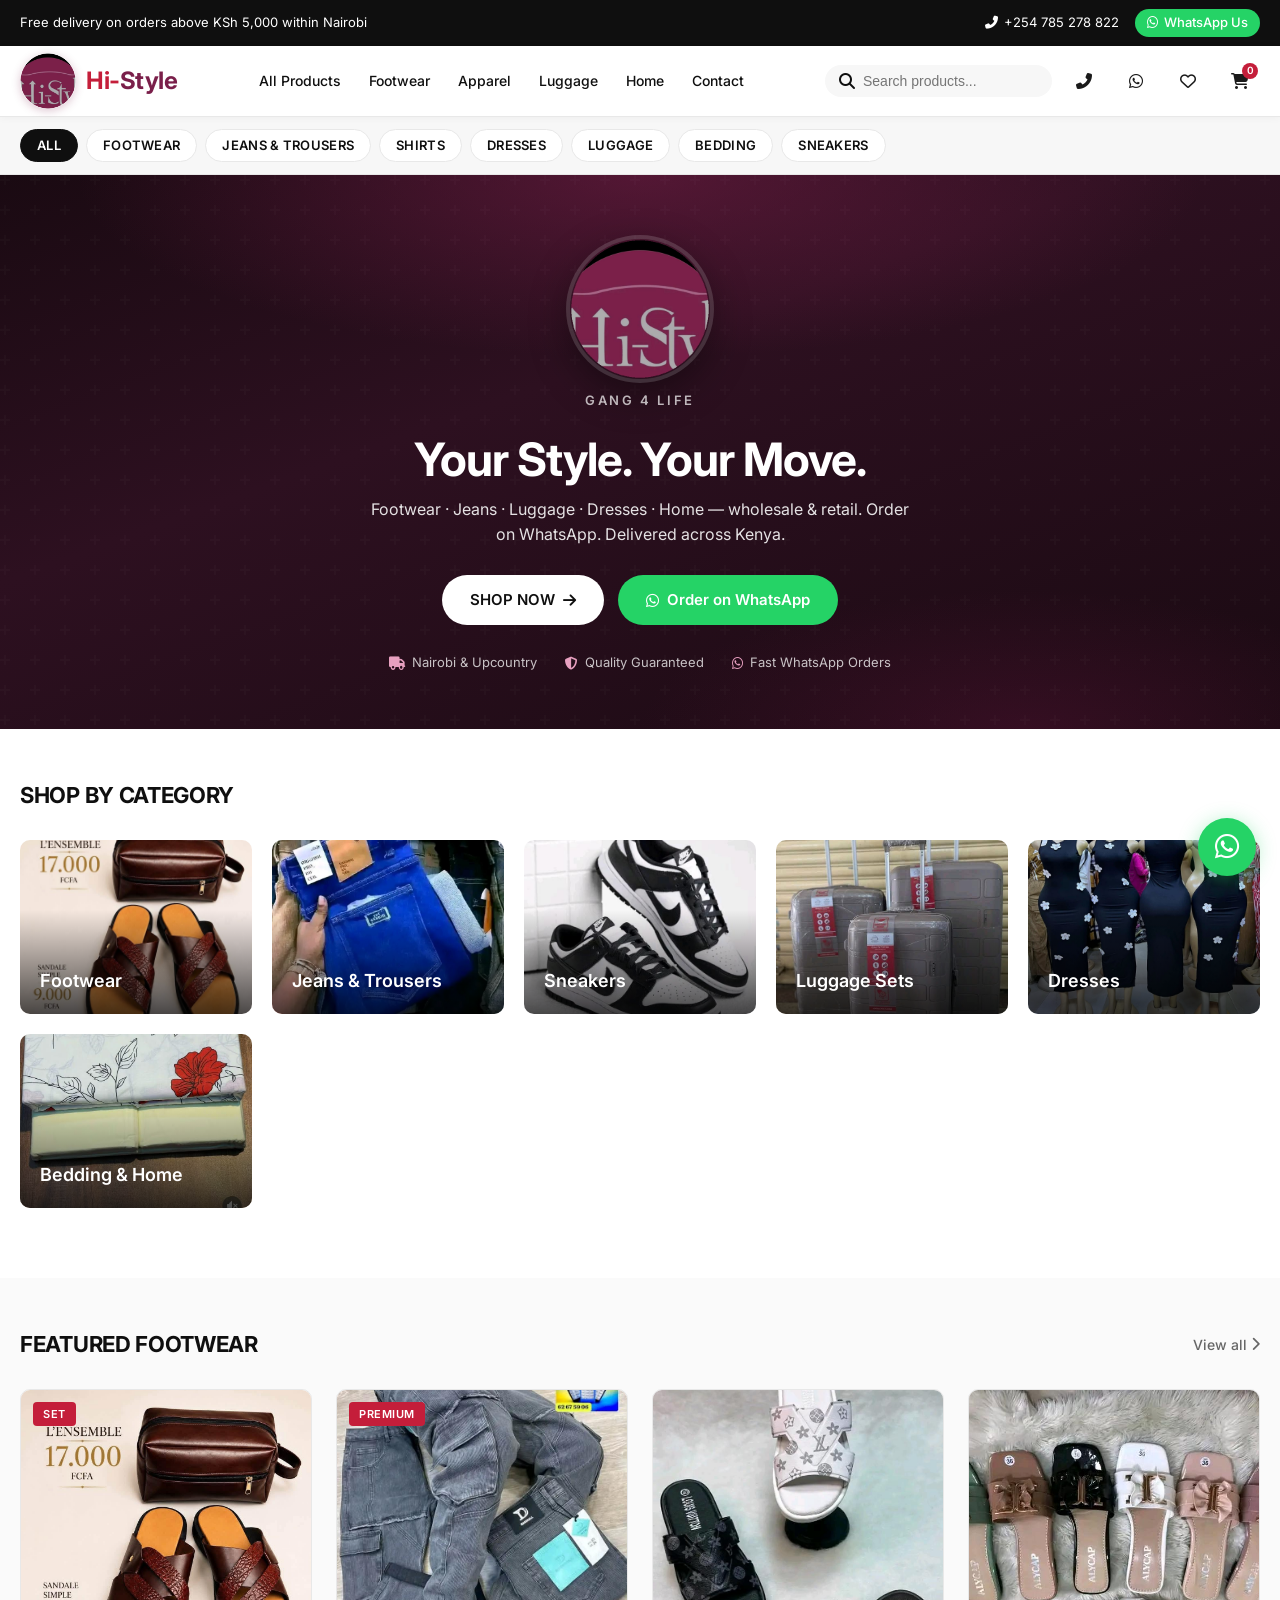
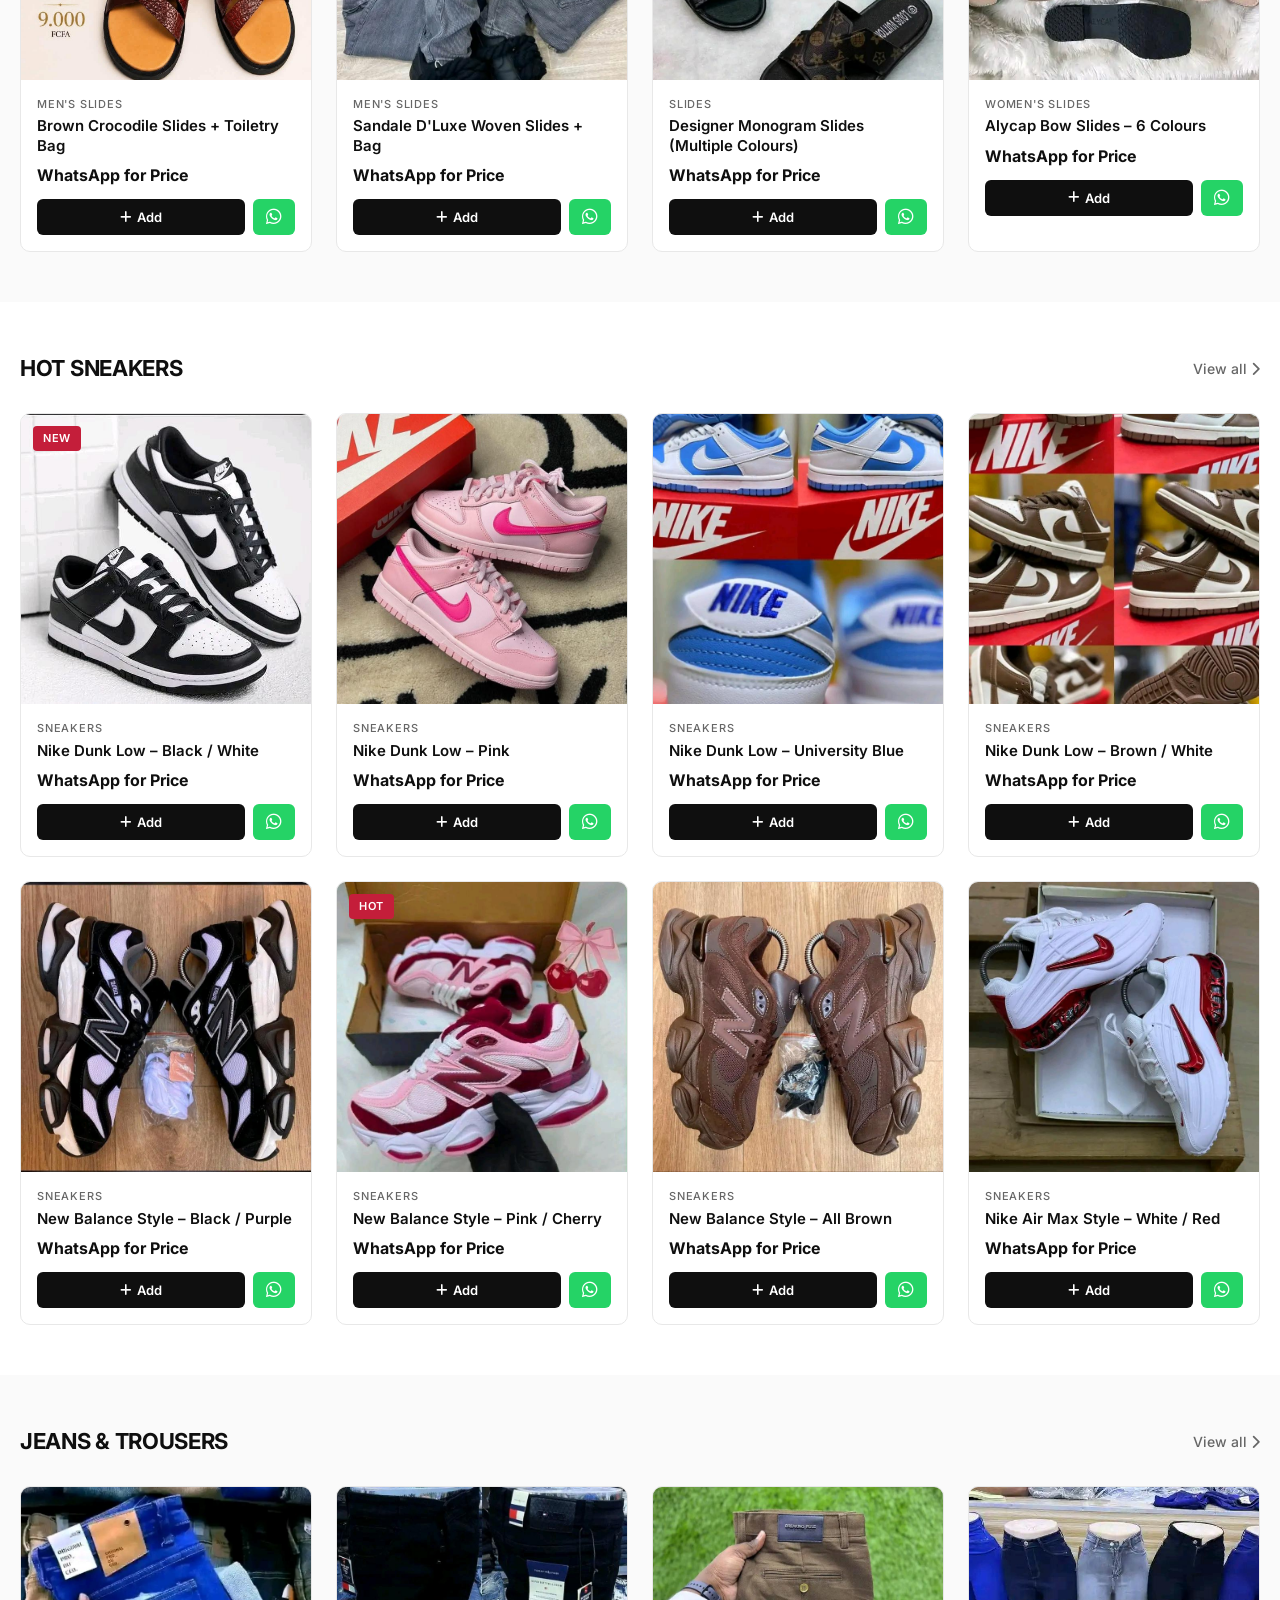
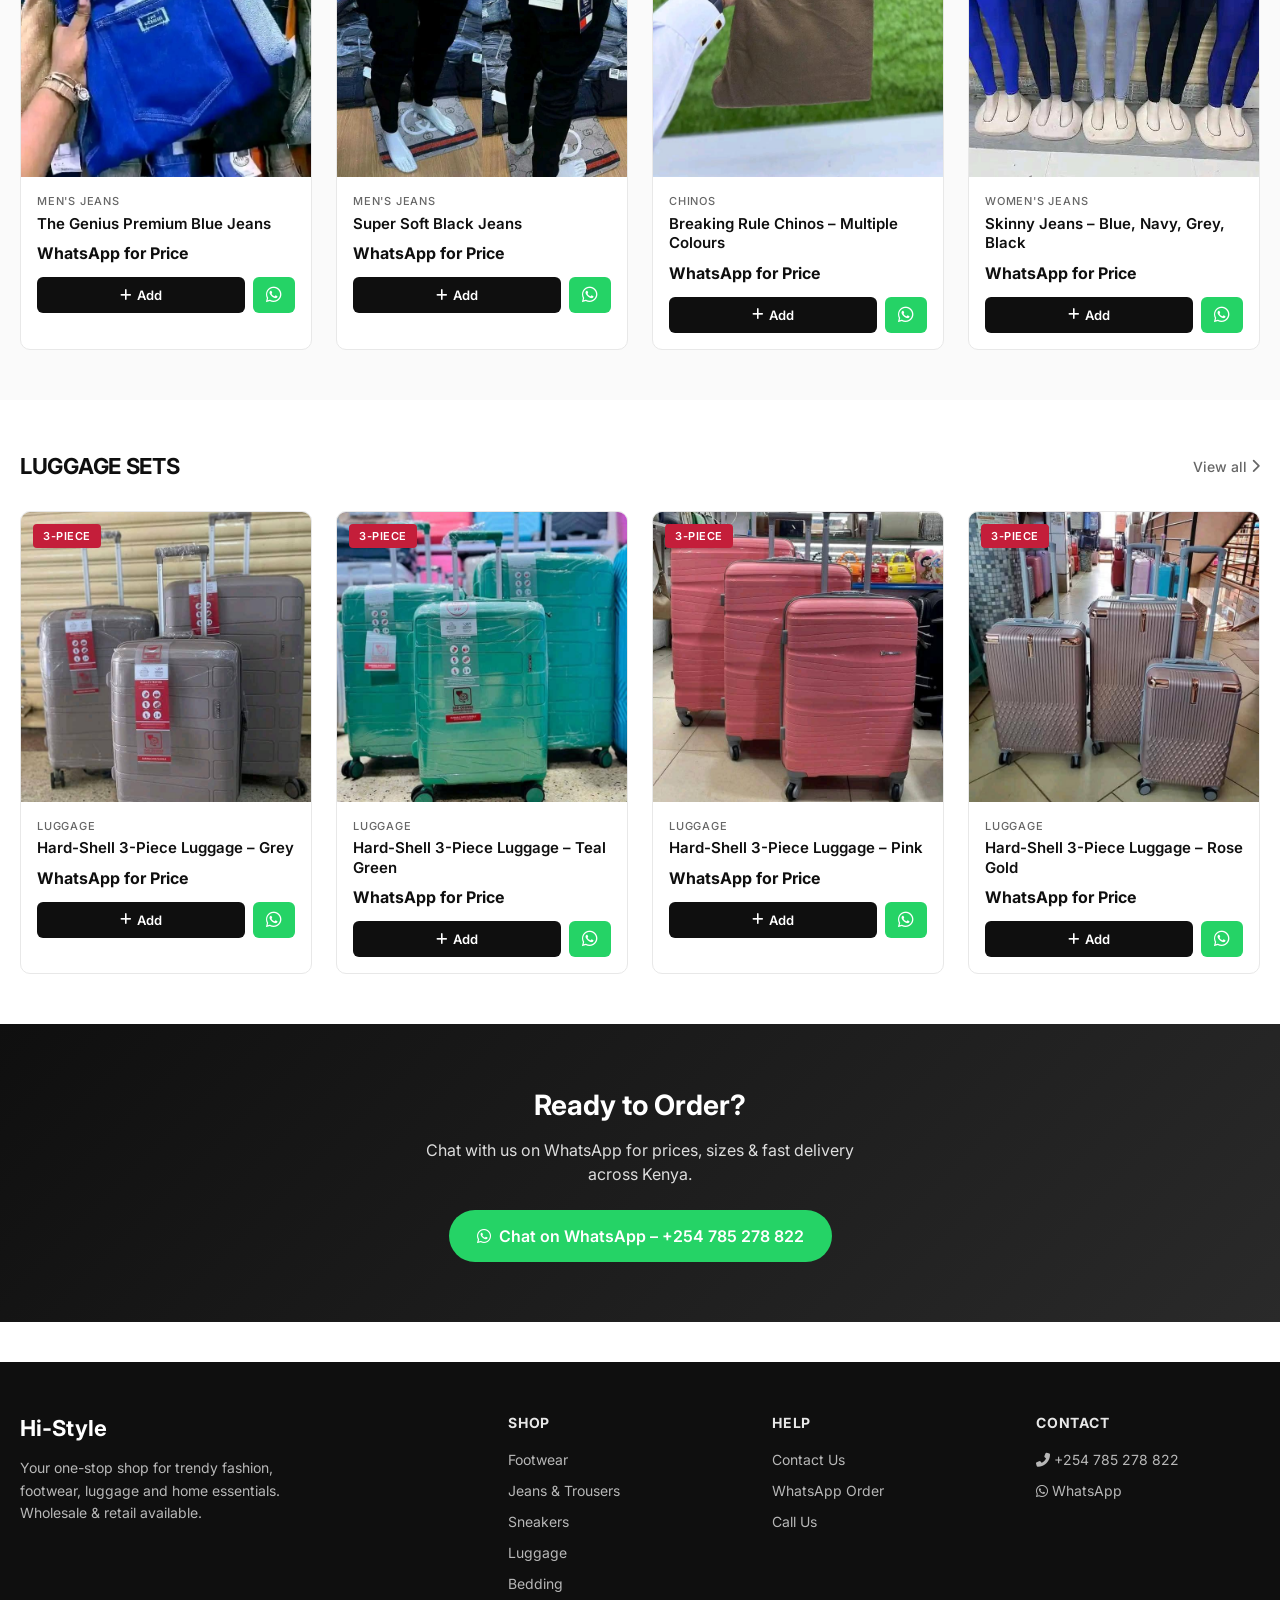
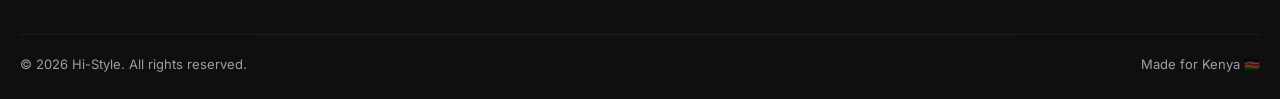
<file: index.html>
<!DOCTYPE html>
<html lang="en">
<head>
  <meta charset="UTF-8">
  <meta name="viewport" content="width=device-width, initial-scale=1.0">
  <title>HIISTYLE | Fashion, Footwear & Lifestyle – Kenya</title>
  <meta name="description" content="Shop trendy fashion, footwear, luggage, jeans, dresses and home essentials. Order via WhatsApp. Delivered across Kenya.">
  <link rel="stylesheet" href="styles.css">
  <link rel="icon" href="assets/logo-sm.png" type="image/png">
  <link rel="stylesheet" href="https://cdnjs.cloudflare.com/ajax/libs/font-awesome/6.5.1/css/all.min.css">
  <link href="https://fonts.googleapis.com/css2?family=Inter:wght@300;400;500;600;700&display=swap" rel="stylesheet">
</head>
<body>
  <!-- Top Bar -->
  <div class="top-bar">
    <div class="container top-bar-content">
      <span>Free delivery on orders above KSh 5,000 within Nairobi</span>
      <div style="display:flex;gap:16px;align-items:center;">
        <a href="tel:+254785278822"><i class="fas fa-phone-alt"></i> +254 785 278 822</a>
        <a href="https://wa.me/254785278822" target="_blank" class="whatsapp-link">
          <i class="fab fa-whatsapp"></i> WhatsApp Us
        </a>
      </div>
    </div>
  </div>

  <!-- Main Header -->
  <header class="main-header">
    <div class="container header-content">
      <a href="index.html" class="logo logo-with-img">
        <img src="assets/logo.png" alt="Hi-Style" class="logo-img">
        <span class="logo-text">Hi-<span>Style</span></span>
      </a>
      
      <nav class="main-nav">
        <a href="shop.html">All Products</a>
        <a href="shop.html#footwear">Footwear</a>
        <a href="shop.html#apparel">Apparel</a>
        <a href="shop.html#luggage">Luggage</a>
        <a href="shop.html#home">Home</a>
        <a href="contact.html">Contact</a>
      </nav>

      <div class="header-actions">
        <div class="search-box">
          <i class="fas fa-search"></i>
          <input type="text" placeholder="Search products...">
        </div>
        <a href="tel:+254785278822" class="icon-btn" title="Call Us"><i class="fas fa-phone-alt"></i></a>
        <a href="https://wa.me/254785278822" target="_blank" class="icon-btn" title="WhatsApp"><i class="fab fa-whatsapp"></i></a>
        <button class="icon-btn" title="Wishlist"><i class="far fa-heart"></i></button>
        <a href="checkout.html" class="icon-btn cart-btn" title="Cart">
          <i class="fas fa-shopping-cart"></i>
          <span class="cart-count">0</span>
        </a>
      </div>

      <button class="mobile-menu-btn" id="mobileMenuBtn">
        <i class="fas fa-bars"></i>
      </button>
    </div>
  </header>

  <!-- Mobile Nav -->
  <div class="mobile-nav" id="mobileNav">
    <a href="shop.html">All Products</a>
    <a href="shop.html#footwear">Footwear</a>
    <a href="shop.html#apparel">Apparel</a>
    <a href="shop.html#luggage">Luggage</a>
    <a href="shop.html#home">Home & Bedding</a>
    <a href="contact.html">Contact</a>
    <a href="tel:+254785278822"><i class="fas fa-phone-alt"></i> Call +254 785 278 822</a>
    <a href="https://wa.me/254785278822" target="_blank"><i class="fab fa-whatsapp"></i> WhatsApp Order</a>
  </div>

  <!-- Category Nav -->
  <nav class="category-nav">
    <div class="container category-scroll">
      <a href="shop.html" class="active">ALL</a>
      <a href="shop.html#footwear">FOOTWEAR</a>
      <a href="shop.html#apparel">JEANS & TROUSERS</a>
      <a href="shop.html#shirts">SHIRTS</a>
      <a href="shop.html#dresses">DRESSES</a>
      <a href="shop.html#luggage">LUGGAGE</a>
      <a href="shop.html#home">BEDDING</a>
      <a href="shop.html#sneakers">SNEAKERS</a>
    </div>
  </nav>

  <!-- Hero Banner -->
  <section class="hero">
    <div class="hero-bg"></div>
    <div class="container hero-inner">
      <div class="hero-brand">
        <img src="assets/logo.png" alt="Hi-Style" class="hero-logo">
        <p class="hero-tagline">Gang 4 Life</p>
      </div>
      <h1>Your Style. Your Move.</h1>
      <p class="hero-sub">Footwear · Jeans · Luggage · Dresses · Home — wholesale &amp; retail. Order on WhatsApp. Delivered across Kenya.</p>
      <div class="hero-buttons">
        <a href="shop.html" class="btn-primary">SHOP NOW <i class="fas fa-arrow-right"></i></a>
        <a href="https://wa.me/254785278822?text=Hi%20Hi-Style%2C%20I%20want%20to%20order" target="_blank" class="btn-whatsapp">
          <i class="fab fa-whatsapp"></i> Order on WhatsApp
        </a>
      </div>
      <div class="hero-trust">
        <span><i class="fas fa-truck"></i> Nairobi &amp; Upcountry</span>
        <span><i class="fas fa-shield-alt"></i> Quality Guaranteed</span>
        <span><i class="fab fa-whatsapp"></i> Fast WhatsApp Orders</span>
      </div>
    </div>
  </section>

  <!-- Shop by Category -->
  <section class="product-section">
    <div class="container">
      <div class="section-header">
        <h2>SHOP BY CATEGORY</h2>
      </div>
      <div class="category-grid">
        <a href="shop.html#footwear" class="category-card">
          <img src="assets/products/IMG-20261013-WA0045.jpg" alt="Footwear">
          <div class="overlay"><h3>Footwear</h3></div>
        </a>
        <a href="shop.html#apparel" class="category-card">
          <img src="assets/products/IMG-20261015-WA0043.jpg" alt="Jeans">
          <div class="overlay"><h3>Jeans & Trousers</h3></div>
        </a>
        <a href="shop.html#sneakers" class="category-card">
          <img src="assets/products/IMG-20261015-WA0039.jpg" alt="Sneakers">
          <div class="overlay"><h3>Sneakers</h3></div>
        </a>
        <a href="shop.html#luggage" class="category-card">
          <img src="assets/products/IMG-20260903-WA0022.jpg" alt="Luggage">
          <div class="overlay"><h3>Luggage Sets</h3></div>
        </a>
        <a href="shop.html#dresses" class="category-card">
          <img src="assets/products/IMG-20261015-WA0020.jpg" alt="Dresses">
          <div class="overlay"><h3>Dresses</h3></div>
        </a>
        <a href="shop.html#home" class="category-card">
          <img src="assets/products/IMG-20261013-WA0039.jpg" alt="Bedding">
          <div class="overlay"><h3>Bedding & Home</h3></div>
        </a>
      </div>
    </div>
  </section>

  <!-- Featured Footwear -->
  <section class="product-section" style="background:#fafafa;">
    <div class="container">
      <div class="section-header">
        <h2>FEATURED FOOTWEAR</h2>
        <a href="shop.html#footwear" class="view-all">View all <i class="fas fa-chevron-right"></i></a>
      </div>
      <div class="product-grid">
        <div class="product-card">
          <div class="product-image">
            <img src="assets/products/IMG-20261013-WA0045.jpg" alt="Brown Crocodile Slides Set">
            <span class="product-badge">Set</span>
            <button class="wishlist-btn"><i class="far fa-heart"></i></button>
          </div>
          <div class="product-info">
            <div class="product-category">Men's Slides</div>
            <div class="product-name">Brown Crocodile Slides + Toiletry Bag</div>
            <div class="product-price">WhatsApp for Price</div>
            <div class="product-actions">
              <button class="btn-add add-to-cart"><i class="fas fa-plus"></i> Add</button>
              <a href="https://wa.me/254785278822?text=Hi%2C%20I%20want%20the%20Brown%20Crocodile%20Slides%20Set" target="_blank" class="btn-wa"><i class="fab fa-whatsapp"></i></a>
            </div>
          </div>
        </div>

        <div class="product-card">
          <div class="product-image">
            <img src="assets/products/IMG-20261015-WA0049.jpg" alt="Sandale D'Luxe Set">
            <span class="product-badge">Premium</span>
            <button class="wishlist-btn"><i class="far fa-heart"></i></button>
          </div>
          <div class="product-info">
            <div class="product-category">Men's Slides</div>
            <div class="product-name">Sandale D'Luxe Woven Slides + Bag</div>
            <div class="product-price">WhatsApp for Price</div>
            <div class="product-actions">
              <button class="btn-add add-to-cart"><i class="fas fa-plus"></i> Add</button>
              <a href="https://wa.me/254785278822?text=Hi%2C%20I%20want%20the%20Sandale%20DLuxe%20Set" target="_blank" class="btn-wa"><i class="fab fa-whatsapp"></i></a>
            </div>
          </div>
        </div>

        <div class="product-card">
          <div class="product-image">
            <img src="assets/products/IMG-20261015-WA0013.jpg" alt="LV Style Slides">
            <button class="wishlist-btn"><i class="far fa-heart"></i></button>
          </div>
          <div class="product-info">
            <div class="product-category">Slides</div>
            <div class="product-name">Designer Monogram Slides (Multiple Colours)</div>
            <div class="product-price">WhatsApp for Price</div>
            <div class="product-actions">
              <button class="btn-add add-to-cart"><i class="fas fa-plus"></i> Add</button>
              <a href="https://wa.me/254785278822?text=Hi%2C%20I%20want%20the%20Monogram%20Slides" target="_blank" class="btn-wa"><i class="fab fa-whatsapp"></i></a>
            </div>
          </div>
        </div>

        <div class="product-card">
          <div class="product-image">
            <img src="assets/products/IMG-20261015-WA0035.jpg" alt="Alycap Bow Slides">
            <button class="wishlist-btn"><i class="far fa-heart"></i></button>
          </div>
          <div class="product-info">
            <div class="product-category">Women's Slides</div>
            <div class="product-name">Alycap Bow Slides – 6 Colours</div>
            <div class="product-price">WhatsApp for Price</div>
            <div class="product-actions">
              <button class="btn-add add-to-cart"><i class="fas fa-plus"></i> Add</button>
              <a href="https://wa.me/254785278822?text=Hi%2C%20I%20want%20the%20Alycap%20Bow%20Slides" target="_blank" class="btn-wa"><i class="fab fa-whatsapp"></i></a>
            </div>
          </div>
        </div>
      </div>
    </div>
  </section>

  <!-- Sneakers -->
  <section class="product-section">
    <div class="container">
      <div class="section-header">
        <h2>HOT SNEAKERS</h2>
        <a href="shop.html#sneakers" class="view-all">View all <i class="fas fa-chevron-right"></i></a>
      </div>
      <div class="product-grid">
        <div class="product-card">
          <div class="product-image">
            <img src="assets/products/IMG-20261015-WA0039.jpg" alt="Nike Dunk Black White">
            <span class="product-badge">New</span>
            <button class="wishlist-btn"><i class="far fa-heart"></i></button>
          </div>
          <div class="product-info">
            <div class="product-category">Sneakers</div>
            <div class="product-name">Nike Dunk Low – Black / White</div>
            <div class="product-price">WhatsApp for Price</div>
            <div class="product-actions">
              <button class="btn-add add-to-cart"><i class="fas fa-plus"></i> Add</button>
              <a href="https://wa.me/254785278822?text=Hi%2C%20I%20want%20Nike%20Dunk%20Black%20White" target="_blank" class="btn-wa"><i class="fab fa-whatsapp"></i></a>
            </div>
          </div>
        </div>

        <div class="product-card">
          <div class="product-image">
            <img src="assets/products/IMG-20261015-WA0036.jpg" alt="Nike Dunk Pink">
            <button class="wishlist-btn"><i class="far fa-heart"></i></button>
          </div>
          <div class="product-info">
            <div class="product-category">Sneakers</div>
            <div class="product-name">Nike Dunk Low – Pink</div>
            <div class="product-price">WhatsApp for Price</div>
            <div class="product-actions">
              <button class="btn-add add-to-cart"><i class="fas fa-plus"></i> Add</button>
              <a href="https://wa.me/254785278822?text=Hi%2C%20I%20want%20Nike%20Dunk%20Pink" target="_blank" class="btn-wa"><i class="fab fa-whatsapp"></i></a>
            </div>
          </div>
        </div>

        <div class="product-card">
          <div class="product-image">
            <img src="assets/products/IMG-20261015-WA0056.jpg" alt="Nike Dunk Blue">
            <button class="wishlist-btn"><i class="far fa-heart"></i></button>
          </div>
          <div class="product-info">
            <div class="product-category">Sneakers</div>
            <div class="product-name">Nike Dunk Low – University Blue</div>
            <div class="product-price">WhatsApp for Price</div>
            <div class="product-actions">
              <button class="btn-add add-to-cart"><i class="fas fa-plus"></i> Add</button>
              <a href="https://wa.me/254785278822?text=Hi%2C%20I%20want%20Nike%20Dunk%20Blue" target="_blank" class="btn-wa"><i class="fab fa-whatsapp"></i></a>
            </div>
          </div>
        </div>

        <div class="product-card">
          <div class="product-image">
            <img src="assets/products/IMG-20261015-WA0054.jpg" alt="Nike Dunk Brown">
            <button class="wishlist-btn"><i class="far fa-heart"></i></button>
          </div>
          <div class="product-info">
            <div class="product-category">Sneakers</div>
            <div class="product-name">Nike Dunk Low – Brown / White</div>
            <div class="product-price">WhatsApp for Price</div>
            <div class="product-actions">
              <button class="btn-add add-to-cart"><i class="fas fa-plus"></i> Add</button>
              <a href="https://wa.me/254785278822?text=Hi%2C%20I%20want%20Nike%20Dunk%20Brown" target="_blank" class="btn-wa"><i class="fab fa-whatsapp"></i></a>
            </div>
          </div>
        </div>

        <div class="product-card">
          <div class="product-image">
            <img src="assets/products/IMG-20261015-WA0048.jpg" alt="NB Black Purple">
            <button class="wishlist-btn"><i class="far fa-heart"></i></button>
          </div>
          <div class="product-info">
            <div class="product-category">Sneakers</div>
            <div class="product-name">New Balance Style – Black / Purple</div>
            <div class="product-price">WhatsApp for Price</div>
            <div class="product-actions">
              <button class="btn-add add-to-cart"><i class="fas fa-plus"></i> Add</button>
              <a href="https://wa.me/254785278822?text=Hi%2C%20I%20want%20NB%20Black%20Purple" target="_blank" class="btn-wa"><i class="fab fa-whatsapp"></i></a>
            </div>
          </div>
        </div>

        <div class="product-card">
          <div class="product-image">
            <img src="assets/products/IMG-20261015-WA0063.jpg" alt="NB Pink Cherry">
            <span class="product-badge">Hot</span>
            <button class="wishlist-btn"><i class="far fa-heart"></i></button>
          </div>
          <div class="product-info">
            <div class="product-category">Sneakers</div>
            <div class="product-name">New Balance Style – Pink / Cherry</div>
            <div class="product-price">WhatsApp for Price</div>
            <div class="product-actions">
              <button class="btn-add add-to-cart"><i class="fas fa-plus"></i> Add</button>
              <a href="https://wa.me/254785278822?text=Hi%2C%20I%20want%20NB%20Pink%20Cherry" target="_blank" class="btn-wa"><i class="fab fa-whatsapp"></i></a>
            </div>
          </div>
        </div>

        <div class="product-card">
          <div class="product-image">
            <img src="assets/products/IMG-20261015-WA0070.jpg" alt="NB Brown">
            <button class="wishlist-btn"><i class="far fa-heart"></i></button>
          </div>
          <div class="product-info">
            <div class="product-category">Sneakers</div>
            <div class="product-name">New Balance Style – All Brown</div>
            <div class="product-price">WhatsApp for Price</div>
            <div class="product-actions">
              <button class="btn-add add-to-cart"><i class="fas fa-plus"></i> Add</button>
              <a href="https://wa.me/254785278822?text=Hi%2C%20I%20want%20NB%20Brown" target="_blank" class="btn-wa"><i class="fab fa-whatsapp"></i></a>
            </div>
          </div>
        </div>

        <div class="product-card">
          <div class="product-image">
            <img src="assets/products/IMG-20261015-WA0011.jpg" alt="Nike Air Max Red White">
            <button class="wishlist-btn"><i class="far fa-heart"></i></button>
          </div>
          <div class="product-info">
            <div class="product-category">Sneakers</div>
            <div class="product-name">Nike Air Max Style – White / Red</div>
            <div class="product-price">WhatsApp for Price</div>
            <div class="product-actions">
              <button class="btn-add add-to-cart"><i class="fas fa-plus"></i> Add</button>
              <a href="https://wa.me/254785278822?text=Hi%2C%20I%20want%20Nike%20Air%20Max%20White%20Red" target="_blank" class="btn-wa"><i class="fab fa-whatsapp"></i></a>
            </div>
          </div>
        </div>
      </div>
    </div>
  </section>

  <!-- Jeans & Apparel -->
  <section class="product-section" style="background:#fafafa;">
    <div class="container">
      <div class="section-header">
        <h2>JEANS & TROUSERS</h2>
        <a href="shop.html#apparel" class="view-all">View all <i class="fas fa-chevron-right"></i></a>
      </div>
      <div class="product-grid">
        <div class="product-card">
          <div class="product-image">
            <img src="assets/products/IMG-20261015-WA0043.jpg" alt="Blue Genius Jeans">
            <button class="wishlist-btn"><i class="far fa-heart"></i></button>
          </div>
          <div class="product-info">
            <div class="product-category">Men's Jeans</div>
            <div class="product-name">The Genius Premium Blue Jeans</div>
            <div class="product-price">WhatsApp for Price</div>
            <div class="product-actions">
              <button class="btn-add add-to-cart"><i class="fas fa-plus"></i> Add</button>
              <a href="https://wa.me/254785278822?text=Hi%2C%20I%20want%20The%20Genius%20Blue%20Jeans" target="_blank" class="btn-wa"><i class="fab fa-whatsapp"></i></a>
            </div>
          </div>
        </div>

        <div class="product-card">
          <div class="product-image">
            <img src="assets/products/IMG-20261015-WA0064.jpg" alt="Tommy Style Black Jeans">
            <button class="wishlist-btn"><i class="far fa-heart"></i></button>
          </div>
          <div class="product-info">
            <div class="product-category">Men's Jeans</div>
            <div class="product-name">Super Soft Black Jeans</div>
            <div class="product-price">WhatsApp for Price</div>
            <div class="product-actions">
              <button class="btn-add add-to-cart"><i class="fas fa-plus"></i> Add</button>
              <a href="https://wa.me/254785278822?text=Hi%2C%20I%20want%20Black%20Soft%20Jeans" target="_blank" class="btn-wa"><i class="fab fa-whatsapp"></i></a>
            </div>
          </div>
        </div>

        <div class="product-card">
          <div class="product-image">
            <img src="assets/products/IMG-20261013-WA0040.jpg" alt="Breaking Rule Chinos">
            <button class="wishlist-btn"><i class="far fa-heart"></i></button>
          </div>
          <div class="product-info">
            <div class="product-category">Chinos</div>
            <div class="product-name">Breaking Rule Chinos – Multiple Colours</div>
            <div class="product-price">WhatsApp for Price</div>
            <div class="product-actions">
              <button class="btn-add add-to-cart"><i class="fas fa-plus"></i> Add</button>
              <a href="https://wa.me/254785278822?text=Hi%2C%20I%20want%20Breaking%20Rule%20Chinos" target="_blank" class="btn-wa"><i class="fab fa-whatsapp"></i></a>
            </div>
          </div>
        </div>

        <div class="product-card">
          <div class="product-image">
            <img src="assets/products/IMG-20261015-WA0012.jpg" alt="Women Skinny Jeans">
            <button class="wishlist-btn"><i class="far fa-heart"></i></button>
          </div>
          <div class="product-info">
            <div class="product-category">Women's Jeans</div>
            <div class="product-name">Skinny Jeans – Blue, Navy, Grey, Black</div>
            <div class="product-price">WhatsApp for Price</div>
            <div class="product-actions">
              <button class="btn-add add-to-cart"><i class="fas fa-plus"></i> Add</button>
              <a href="https://wa.me/254785278822?text=Hi%2C%20I%20want%20Women%20Skinny%20Jeans" target="_blank" class="btn-wa"><i class="fab fa-whatsapp"></i></a>
            </div>
          </div>
        </div>
      </div>
    </div>
  </section>

  <!-- Luggage -->
  <section class="product-section">
    <div class="container">
      <div class="section-header">
        <h2>LUGGAGE SETS</h2>
        <a href="shop.html#luggage" class="view-all">View all <i class="fas fa-chevron-right"></i></a>
      </div>
      <div class="product-grid">
        <div class="product-card">
          <div class="product-image">
            <img src="assets/products/IMG-20260903-WA0022.jpg" alt="Grey Luggage Set">
            <span class="product-badge">3-Piece</span>
            <button class="wishlist-btn"><i class="far fa-heart"></i></button>
          </div>
          <div class="product-info">
            <div class="product-category">Luggage</div>
            <div class="product-name">Hard-Shell 3-Piece Luggage – Grey</div>
            <div class="product-price">WhatsApp for Price</div>
            <div class="product-actions">
              <button class="btn-add add-to-cart"><i class="fas fa-plus"></i> Add</button>
              <a href="https://wa.me/254785278822?text=Hi%2C%20I%20want%20Grey%20Luggage%20Set" target="_blank" class="btn-wa"><i class="fab fa-whatsapp"></i></a>
            </div>
          </div>
        </div>

        <div class="product-card">
          <div class="product-image">
            <img src="assets/products/IMG-20260903-WA0027.jpg" alt="Green Luggage">
            <span class="product-badge">3-Piece</span>
            <button class="wishlist-btn"><i class="far fa-heart"></i></button>
          </div>
          <div class="product-info">
            <div class="product-category">Luggage</div>
            <div class="product-name">Hard-Shell 3-Piece Luggage – Teal Green</div>
            <div class="product-price">WhatsApp for Price</div>
            <div class="product-actions">
              <button class="btn-add add-to-cart"><i class="fas fa-plus"></i> Add</button>
              <a href="https://wa.me/254785278822?text=Hi%2C%20I%20want%20Green%20Luggage%20Set" target="_blank" class="btn-wa"><i class="fab fa-whatsapp"></i></a>
            </div>
          </div>
        </div>

        <div class="product-card">
          <div class="product-image">
            <img src="assets/products/IMG-20260903-WA0015.jpg" alt="Pink Luggage">
            <span class="product-badge">3-Piece</span>
            <button class="wishlist-btn"><i class="far fa-heart"></i></button>
          </div>
          <div class="product-info">
            <div class="product-category">Luggage</div>
            <div class="product-name">Hard-Shell 3-Piece Luggage – Pink</div>
            <div class="product-price">WhatsApp for Price</div>
            <div class="product-actions">
              <button class="btn-add add-to-cart"><i class="fas fa-plus"></i> Add</button>
              <a href="https://wa.me/254785278822?text=Hi%2C%20I%20want%20Pink%20Luggage%20Set" target="_blank" class="btn-wa"><i class="fab fa-whatsapp"></i></a>
            </div>
          </div>
        </div>

        <div class="product-card">
          <div class="product-image">
            <img src="assets/products/IMG-20260903-WA0019.jpg" alt="Rose Gold Luggage">
            <span class="product-badge">3-Piece</span>
            <button class="wishlist-btn"><i class="far fa-heart"></i></button>
          </div>
          <div class="product-info">
            <div class="product-category">Luggage</div>
            <div class="product-name">Hard-Shell 3-Piece Luggage – Rose Gold</div>
            <div class="product-price">WhatsApp for Price</div>
            <div class="product-actions">
              <button class="btn-add add-to-cart"><i class="fas fa-plus"></i> Add</button>
              <a href="https://wa.me/254785278822?text=Hi%2C%20I%20want%20Rose%20Gold%20Luggage%20Set" target="_blank" class="btn-wa"><i class="fab fa-whatsapp"></i></a>
            </div>
          </div>
        </div>
      </div>
    </div>
  </section>

  <!-- CTA Banner -->
  <section style="background:linear-gradient(135deg,#0f0f0f,#2a2a2a);color:white;padding:60px 0;text-align:center;">
    <div class="container">
      <h2 style="font-size:28px;margin-bottom:12px;">Ready to Order?</h2>
      <p style="opacity:0.85;margin-bottom:24px;max-width:480px;margin-left:auto;margin-right:auto;">Chat with us on WhatsApp for prices, sizes & fast delivery across Kenya.</p>
      <a href="https://wa.me/254785278822?text=Hi%20HIISTYLE%2C%20I%20want%20to%20place%20an%20order" target="_blank" class="btn-whatsapp" style="font-size:16px;">
        <i class="fab fa-whatsapp"></i> Chat on WhatsApp – +254 785 278 822
      </a>
    </div>
  </section>

  <!-- Footer -->
  <footer class="footer">
    <div class="container">
      <div class="footer-grid">
        <div class="footer-brand">
          <h3>Hi-Style</h3>
          <p>Your one-stop shop for trendy fashion, footwear, luggage and home essentials. Wholesale & retail available.</p>
        </div>
        <div>
          <h4>Shop</h4>
          <div class="footer-links">
            <a href="shop.html#footwear">Footwear</a>
            <a href="shop.html#apparel">Jeans & Trousers</a>
            <a href="shop.html#sneakers">Sneakers</a>
            <a href="shop.html#luggage">Luggage</a>
            <a href="shop.html#home">Bedding</a>
          </div>
        </div>
        <div>
          <h4>Help</h4>
          <div class="footer-links">
            <a href="contact.html">Contact Us</a>
            <a href="https://wa.me/254785278822" target="_blank">WhatsApp Order</a>
            <a href="tel:+254785278822">Call Us</a>
          </div>
        </div>
        <div>
          <h4>Contact</h4>
          <div class="footer-links">
            <a href="tel:+254785278822"><i class="fas fa-phone-alt"></i> +254 785 278 822</a>
            <a href="https://wa.me/254785278822" target="_blank"><i class="fab fa-whatsapp"></i> WhatsApp</a>
          </div>
        </div>
      </div>
      <div class="footer-bottom">
        <span>© 2026 Hi-Style. All rights reserved.</span>
        <span>Made for Kenya 🇰🇪</span>
      </div>
    </div>
  </footer>

  <!-- Floating WhatsApp -->
  <a href="https://wa.me/254785278822?text=Hi%20HIISTYLE%2C%20I%20want%20to%20order" target="_blank" class="floating-whatsapp" title="Chat on WhatsApp">
    <i class="fab fa-whatsapp"></i>
  </a>

  <script src="script.js"></script>
</body>
</html>
</file>
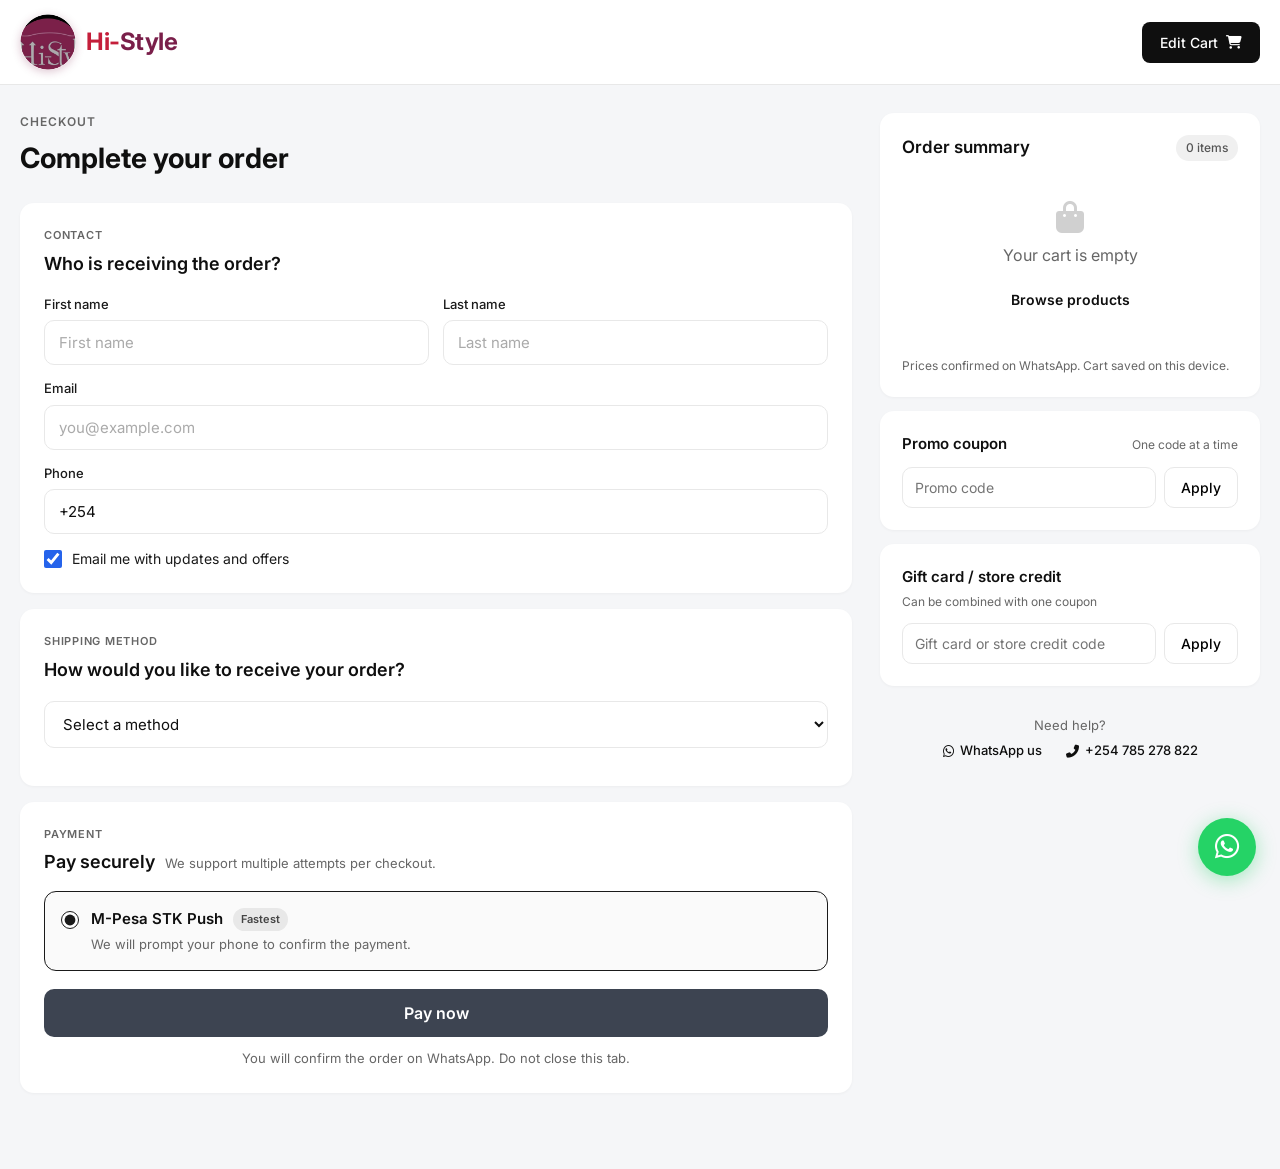
<file: checkout.html>
<!DOCTYPE html>
<html lang="en">
<head>
  <meta charset="UTF-8">
  <meta name="viewport" content="width=device-width, initial-scale=1.0">
  <title>Checkout | Hi-Style</title>
  <meta name="description" content="Complete your order securely with M-Pesa. Hi-Style Kenya.">
  <link rel="stylesheet" href="styles.css">
  <link rel="stylesheet" href="https://cdnjs.cloudflare.com/ajax/libs/font-awesome/6.5.1/css/all.min.css">
  <link href="https://fonts.googleapis.com/css2?family=Inter:wght@300;400;500;600;700&display=swap" rel="stylesheet">
  <link rel="icon" href="assets/logo-sm.png" type="image/png">
</head>
<body>
  <header class="checkout-header">
    <div class="container checkout-header-inner">
      <a href="index.html" class="logo logo-with-img">
        <img src="assets/logo.png" alt="Hi-Style" class="logo-img">
        <span class="logo-text">Hi-<span>Style</span></span>
      </a>
      <a href="shop.html" class="edit-cart-btn">
        Edit Cart <i class="fas fa-shopping-cart"></i>
      </a>
    </div>
  </header>

  <main class="checkout-main">
    <div class="container checkout-grid">
      <!-- Left: Forms -->
      <div class="checkout-forms">
        <p class="checkout-label">CHECKOUT</p>
        <h1 class="checkout-title">Complete your order</h1>

        <section class="checkout-card">
          <p class="card-label">CONTACT</p>
          <h2 class="card-title">Who is receiving the order?</h2>
          <div class="form-row">
            <div class="form-group">
              <label for="firstName">First name</label>
              <input type="text" id="firstName" placeholder="First name" required>
            </div>
            <div class="form-group">
              <label for="lastName">Last name</label>
              <input type="text" id="lastName" placeholder="Last name" required>
            </div>
          </div>
          <div class="form-group">
            <label for="email">Email</label>
            <input type="email" id="email" placeholder="you@example.com">
          </div>
          <div class="form-group">
            <label for="phone">Phone</label>
            <input type="tel" id="phone" placeholder="+254 700 000 000" value="+254 " required>
          </div>
          <label class="checkbox-label">
            <input type="checkbox" id="emailUpdates" checked>
            <span>Email me with updates and offers</span>
          </label>
        </section>

        <section class="checkout-card">
          <p class="card-label">SHIPPING METHOD</p>
          <h2 class="card-title">How would you like to receive your order?</h2>
          <div class="form-group">
            <select id="shippingMethod">
              <option value="" disabled selected>Select a method</option>
              <option value="Nairobi Delivery">Nairobi Delivery – Free over KSh 5,000</option>
              <option value="Upcountry / Bus">Upcountry / Bus Delivery</option>
              <option value="Store Pickup">Store Pickup (Nairobi)</option>
              <option value="Courier">Courier (G4S / Fargo)</option>
            </select>
          </div>
        </section>

        <section class="checkout-card">
          <p class="card-label">PAYMENT</p>
          <div class="payment-header">
            <h2 class="card-title">Pay securely</h2>
            <p class="payment-note">We support multiple attempts per checkout.</p>
          </div>
          <div class="payment-option selected">
            <label class="payment-radio">
              <input type="radio" name="payment" value="mpesa" checked>
              <div class="payment-info">
                <div class="payment-title-row">
                  <span class="payment-name">M-Pesa STK Push</span>
                  <span class="badge-fastest">Fastest</span>
                </div>
                <p class="payment-desc">We will prompt your phone to confirm the payment.</p>
              </div>
            </label>
          </div>
          <button type="button" class="pay-now-btn" id="payNowBtn">Pay now</button>
          <p class="pay-note">You will confirm the order on WhatsApp. Do not close this tab.</p>
        </section>
      </div>

      <!-- Right: Order Summary (live cart) -->
      <aside class="checkout-summary">
        <div class="summary-card">
          <div class="summary-header">
            <h3>Order summary</h3>
            <span class="item-count" id="itemCount">0 items</span>
          </div>

          <div class="summary-items" id="summaryItems">
            <!-- Filled by JS -->
          </div>

          <div id="emptyCartMsg" class="empty-cart-msg" style="display:none;">
            <i class="fas fa-shopping-bag" style="font-size:32px;opacity:0.3;margin-bottom:10px;"></i>
            <p>Your cart is empty</p>
            <a href="shop.html" class="btn-primary" style="display:inline-block;margin-top:12px;padding:10px 20px;font-size:14px;">Browse products</a>
          </div>

          <div class="summary-totals" id="summaryTotals">
            <div class="total-row">
              <span>Items</span>
              <span id="subtotalLabel">—</span>
            </div>
            <div class="total-row">
              <span>Shipping</span>
              <span>WhatsApp to confirm</span>
            </div>
            <div class="total-row total-final">
              <span>Total</span>
              <span id="grandTotal">Contact for price</span>
            </div>
          </div>

          <p class="price-lock">Prices confirmed on WhatsApp. Cart saved on this device.</p>
        </div>

        <div class="summary-card promo-card">
          <div class="promo-header">
            <h3>Promo coupon</h3>
            <span class="promo-note">One code at a time</span>
          </div>
          <div class="promo-input-row">
            <input type="text" id="promoCode" placeholder="Promo code">
            <button type="button" class="apply-btn" id="applyPromo">Apply</button>
          </div>
        </div>

        <div class="summary-card promo-card">
          <div class="promo-header">
            <h3>Gift card / store credit</h3>
            <span class="promo-note">Can be combined with one coupon</span>
          </div>
          <div class="promo-input-row">
            <input type="text" id="giftCard" placeholder="Gift card or store credit code">
            <button type="button" class="apply-btn" id="applyGift">Apply</button>
          </div>
        </div>

        <div class="checkout-help">
          <p>Need help?</p>
          <a href="https://wa.me/254785278822?text=Hi%2C%20I%20need%20help%20with%20checkout" target="_blank">
            <i class="fab fa-whatsapp"></i> WhatsApp us
          </a>
          <a href="tel:+254785278822">
            <i class="fas fa-phone-alt"></i> +254 785 278 822
          </a>
        </div>
      </aside>
    </div>
  </main>

  <a href="https://wa.me/254785278822?text=Hi%2C%20I%20want%20to%20complete%20my%20order" class="floating-whatsapp" target="_blank" title="Chat on WhatsApp">
    <i class="fab fa-whatsapp"></i>
  </a>

  <script src="script.js"></script>
  <script>
    function renderCheckoutCart() {
      const cart = window.HiistyleCart.getCart();
      const container = document.getElementById('summaryItems');
      const emptyMsg = document.getElementById('emptyCartMsg');
      const totals = document.getElementById('summaryTotals');
      const countEl = document.getElementById('itemCount');

      if (!container) return;

      if (!cart.length) {
        container.innerHTML = '';
        if (emptyMsg) emptyMsg.style.display = 'block';
        if (totals) totals.style.display = 'none';
        if (countEl) countEl.textContent = '0 items';
        return;
      }

      if (emptyMsg) emptyMsg.style.display = 'none';
      if (totals) totals.style.display = 'block';

      const totalQty = window.HiistyleCart.cartTotalQty(cart);
      if (countEl) countEl.textContent = totalQty + (totalQty === 1 ? ' item' : ' items');

      container.innerHTML = cart.map((item) => `
        <div class="summary-item" data-id="${item.id}">
          <div class="summary-item-img">
            <img src="${item.img || 'assets/logo.png'}" alt="${item.name}">
          </div>
          <div class="summary-item-info">
            <p class="summary-item-name">${item.name}</p>
            <p class="summary-item-meta">${item.price || ''} · Qty: 
              <button type="button" class="qty-btn" data-action="minus" data-id="${item.id}">−</button>
              <span class="qty-num">${item.qty || 1}</span>
              <button type="button" class="qty-btn" data-action="plus" data-id="${item.id}">+</button>
            </p>
          </div>
          <button type="button" class="remove-item" data-id="${item.id}" title="Remove">
            <i class="fas fa-trash-alt"></i>
          </button>
        </div>
      `).join('');

      // Bind qty / remove
      container.querySelectorAll('.qty-btn').forEach((btn) => {
        btn.addEventListener('click', () => {
          const id = btn.dataset.id;
          const action = btn.dataset.action;
          const item = window.HiistyleCart.getCart().find((i) => i.id === id);
          if (!item) return;
          const newQty = action === 'plus' ? (item.qty || 1) + 1 : (item.qty || 1) - 1;
          window.HiistyleCart.setQty(id, newQty);
          renderCheckoutCart();
        });
      });

      container.querySelectorAll('.remove-item').forEach((btn) => {
        btn.addEventListener('click', () => {
          window.HiistyleCart.removeFromCart(btn.dataset.id);
          renderCheckoutCart();
        });
      });
    }

    document.getElementById('payNowBtn')?.addEventListener('click', function () {
      const cart = window.HiistyleCart.getCart();
      if (!cart.length) {
        alert('Your cart is empty. Add products first.');
        return;
      }

      const first = document.getElementById('firstName')?.value.trim() || '';
      const last = document.getElementById('lastName')?.value.trim() || '';
      const phone = document.getElementById('phone')?.value.trim() || '';
      const shipping = document.getElementById('shippingMethod')?.value || '';

      if (!first || !last || phone.length < 10) {
        alert('Please fill in First name, Last name and a valid Phone number.');
        return;
      }
      if (!shipping) {
        alert('Please select a shipping method.');
        return;
      }

      const lines = cart.map((i) => `• ${i.name} × ${i.qty || 1}`).join('%0A');
      const msg =
        `Hi Hi-Style! I want to complete my order.%0A%0A` +
        `Name: ${encodeURIComponent(first + ' ' + last)}%0A` +
        `Phone: ${encodeURIComponent(phone)}%0A` +
        `Shipping: ${encodeURIComponent(shipping)}%0A%0A` +
        `Items:%0A${lines}%0A%0A` +
        `Please confirm prices and send M-Pesa details.`;

      window.open(`https://wa.me/254785278822?text=${msg}`, '_blank');
    });

    document.getElementById('applyPromo')?.addEventListener('click', () => {
      const code = document.getElementById('promoCode')?.value.trim();
      if (code) alert('Promo noted. We will apply it when you confirm on WhatsApp.');
      else alert('Enter a promo code first.');
    });
    document.getElementById('applyGift')?.addEventListener('click', () => {
      const code = document.getElementById('giftCard')?.value.trim();
      if (code) alert('Gift card noted. Confirm on WhatsApp to redeem.');
      else alert('Enter a gift card code first.');
    });

    // Render cart on load
    renderCheckoutCart();
  </script>
</body>
</html>
</file>
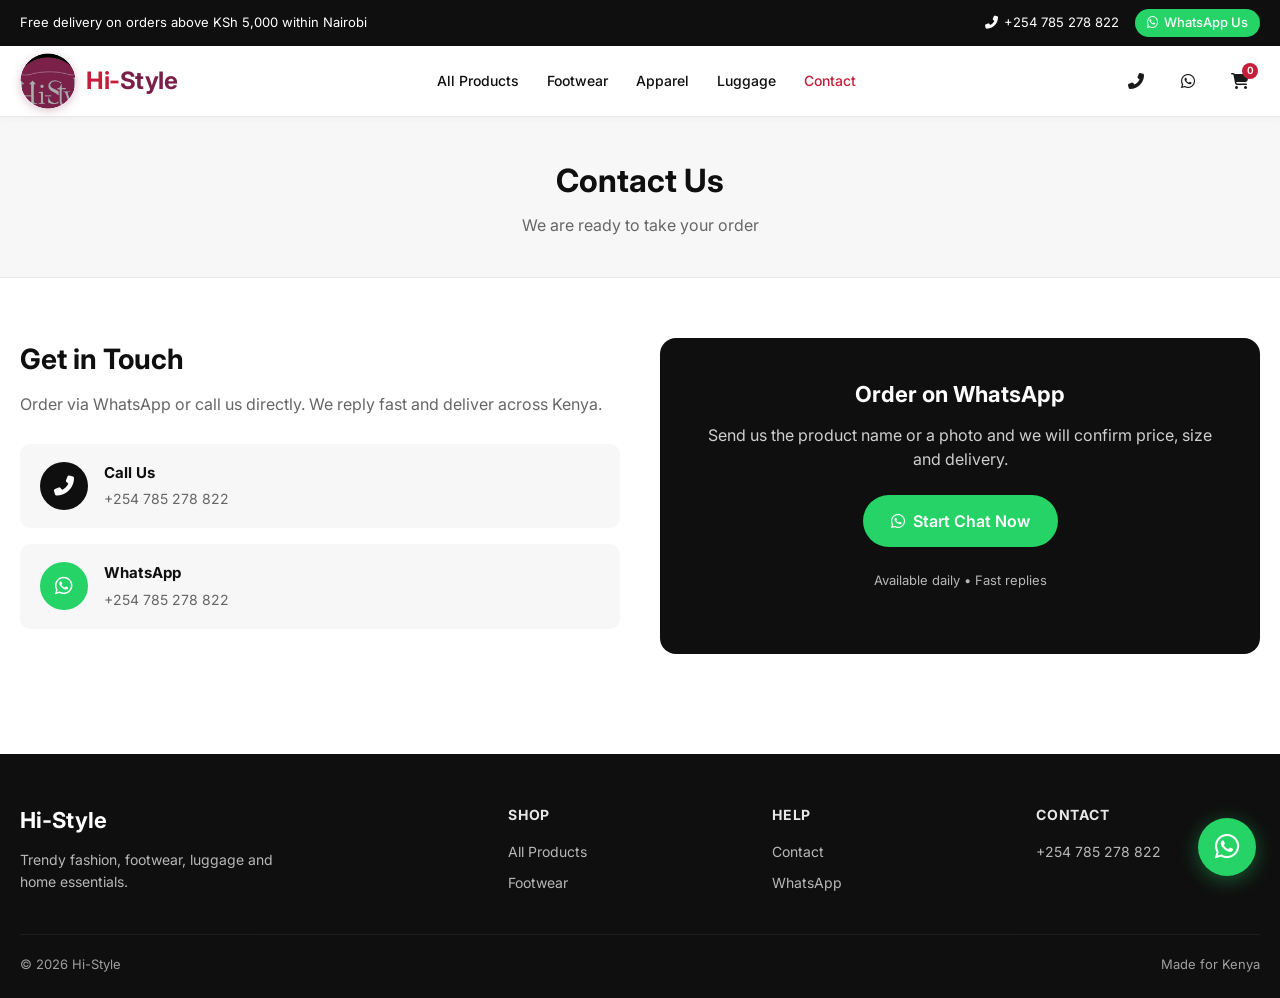
<file: contact.html>
<!DOCTYPE html>
<html lang="en">
<head>
  <meta charset="UTF-8">
  <meta name="viewport" content="width=device-width, initial-scale=1.0">
  <title>Contact Us | HIISTYLE</title>
  <link rel="stylesheet" href="styles.css">
  <link rel="icon" href="assets/logo-sm.png" type="image/png">
  <link rel="stylesheet" href="https://cdnjs.cloudflare.com/ajax/libs/font-awesome/6.5.1/css/all.min.css">
  <link href="https://fonts.googleapis.com/css2?family=Inter:wght@300;400;500;600;700&display=swap" rel="stylesheet">
</head>
<body>
  <div class="top-bar">
    <div class="container top-bar-content">
      <span>Free delivery on orders above KSh 5,000 within Nairobi</span>
      <div style="display:flex;gap:16px;align-items:center;">
        <a href="tel:+254785278822"><i class="fas fa-phone-alt"></i> +254 785 278 822</a>
        <a href="https://wa.me/254785278822" target="_blank" class="whatsapp-link"><i class="fab fa-whatsapp"></i> WhatsApp Us</a>
      </div>
    </div>
  </div>
  <header class="main-header">
    <div class="container header-content">
      <a href="index.html" class="logo logo-with-img">
        <img src="assets/logo.png" alt="Hi-Style" class="logo-img">
        <span class="logo-text">Hi-<span>Style</span></span>
      </a>
      <nav class="main-nav">
        <a href="shop.html">All Products</a>
        <a href="shop.html#footwear">Footwear</a>
        <a href="shop.html#apparel">Apparel</a>
        <a href="shop.html#luggage">Luggage</a>
        <a href="contact.html" class="active">Contact</a>
      </nav>
      <div class="header-actions">
        <a href="tel:+254785278822" class="icon-btn"><i class="fas fa-phone-alt"></i></a>
        <a href="https://wa.me/254785278822" target="_blank" class="icon-btn"><i class="fab fa-whatsapp"></i></a>
        <a href="checkout.html" class="icon-btn cart-btn" title="Cart"><i class="fas fa-shopping-cart"></i><span class="cart-count">0</span></a>
      </div>
      <button class="mobile-menu-btn" id="mobileMenuBtn"><i class="fas fa-bars"></i></button>
    </div>
  </header>
  <div class="mobile-nav" id="mobileNav">
    <a href="shop.html">All Products</a>
    <a href="contact.html">Contact</a>
    <a href="tel:+254785278822"><i class="fas fa-phone-alt"></i> Call Us</a>
    <a href="https://wa.me/254785278822" target="_blank"><i class="fab fa-whatsapp"></i> WhatsApp</a>
  </div>
  <div class="page-header">
    <div class="container"><h1>Contact Us</h1><p>We are ready to take your order</p></div>
  </div>
  <section class="contact-section">
    <div class="container">
      <div class="contact-grid">
        <div class="contact-info">
          <h2>Get in Touch</h2>
          <p>Order via WhatsApp or call us directly. We reply fast and deliver across Kenya.</p>
          <div class="contact-methods">
            <a href="tel:+254785278822" class="contact-method">
              <div class="icon phone"><i class="fas fa-phone-alt"></i></div>
              <div><h4>Call Us</h4><span>+254 785 278 822</span></div>
            </a>
            <a href="https://wa.me/254785278822?text=Hi%20HIISTYLE%2C%20I%20want%20to%20order" target="_blank" class="contact-method">
              <div class="icon whatsapp"><i class="fab fa-whatsapp"></i></div>
              <div><h4>WhatsApp</h4><span>+254 785 278 822</span></div>
            </a>
          </div>
        </div>
        <div class="contact-cta">
          <h3>Order on WhatsApp</h3>
          <p>Send us the product name or a photo and we will confirm price, size and delivery.</p>
          <a href="https://wa.me/254785278822?text=Hi%20HIISTYLE%2C%20I%20want%20to%20place%20an%20order" target="_blank" class="btn-whatsapp" style="font-size:16px;display:inline-flex;">
            <i class="fab fa-whatsapp"></i> Start Chat Now
          </a>
          <p style="margin-top:24px;font-size:13px;opacity:0.7;">Available daily • Fast replies</p>
        </div>
      </div>
    </div>
  </section>
  <footer class="footer">
    <div class="container">
      <div class="footer-grid">
        <div class="footer-brand"><h3>Hi-Style</h3><p>Trendy fashion, footwear, luggage and home essentials.</p></div>
        <div><h4>Shop</h4><div class="footer-links"><a href="shop.html">All Products</a><a href="shop.html#footwear">Footwear</a></div></div>
        <div><h4>Help</h4><div class="footer-links"><a href="contact.html">Contact</a><a href="https://wa.me/254785278822" target="_blank">WhatsApp</a></div></div>
        <div><h4>Contact</h4><div class="footer-links"><a href="tel:+254785278822">+254 785 278 822</a></div></div>
      </div>
      <div class="footer-bottom"><span>© 2026 Hi-Style</span><span>Made for Kenya</span></div>
    </div>
  </footer>
  <a href="https://wa.me/254785278822?text=Hi%20HIISTYLE%2C%20I%20want%20to%20order" target="_blank" class="floating-whatsapp"><i class="fab fa-whatsapp"></i></a>
  <script src="script.js"></script>
</body>
</html>
</file>
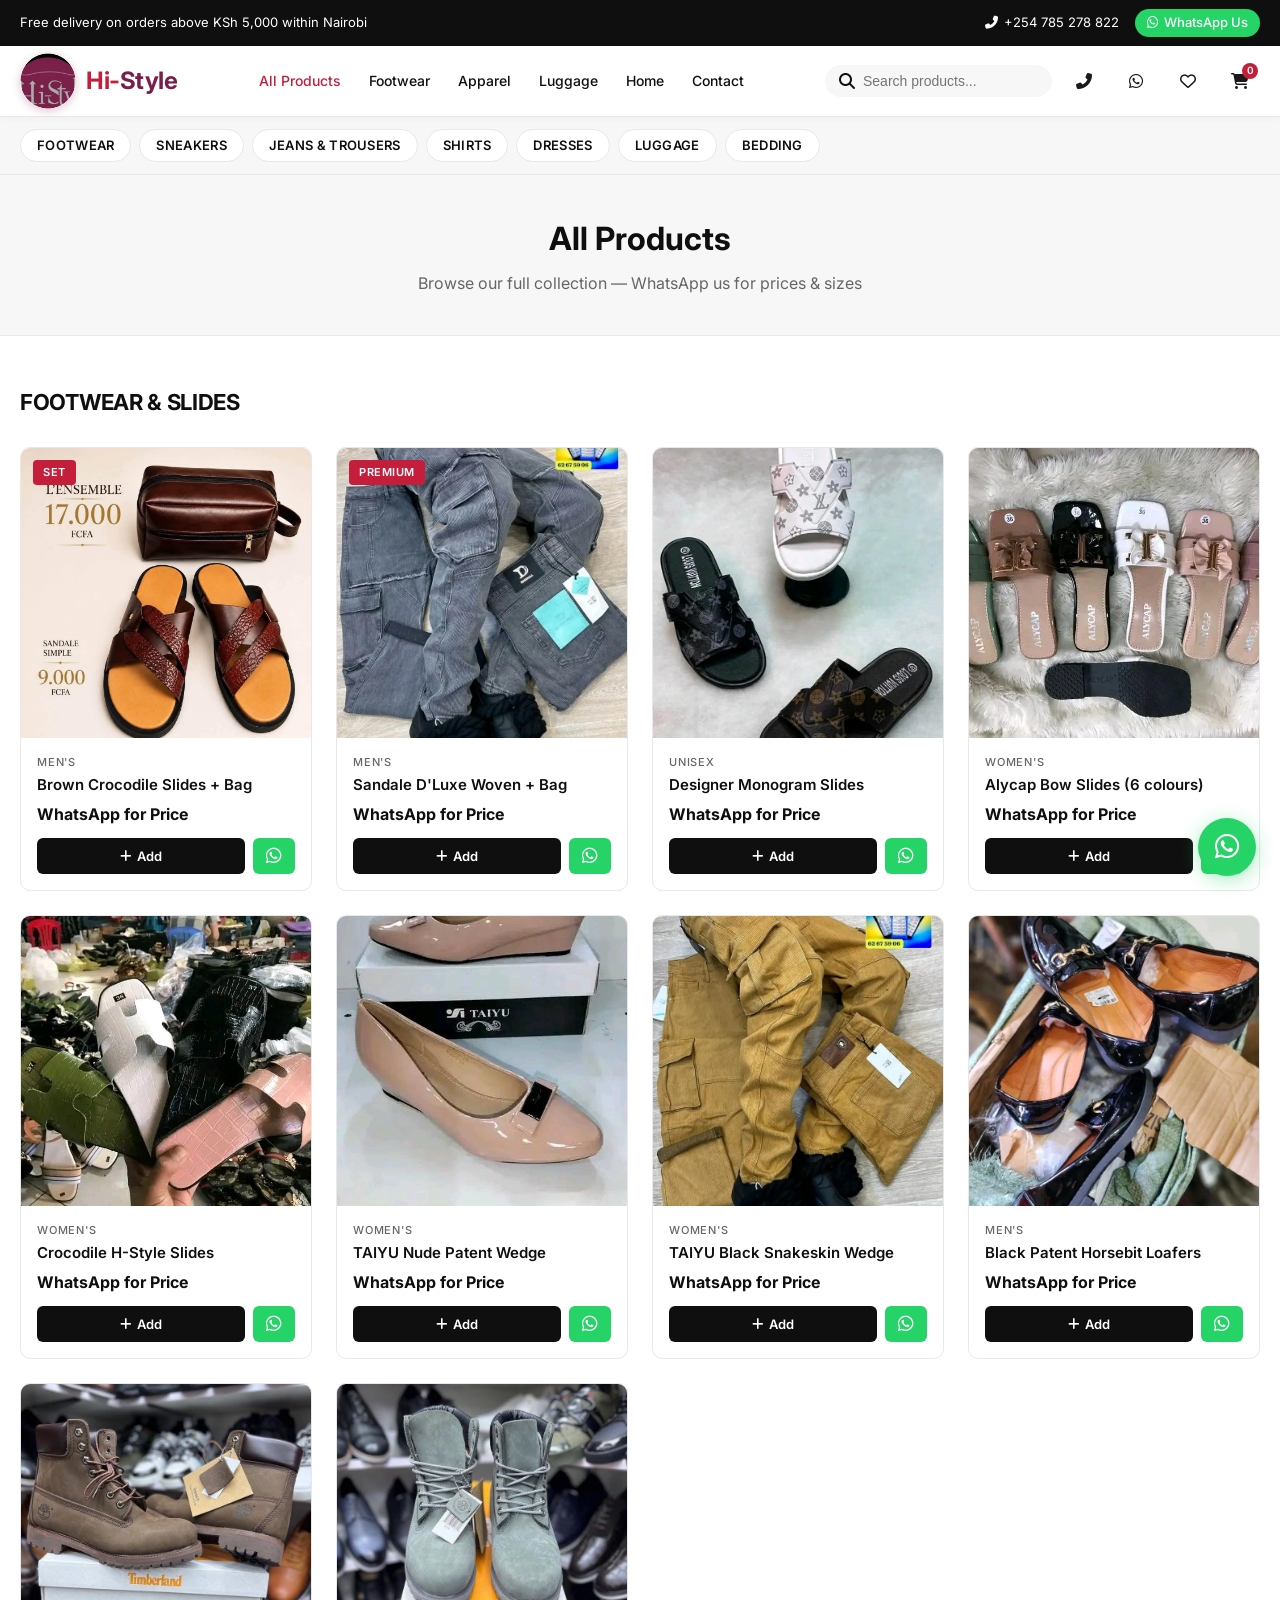
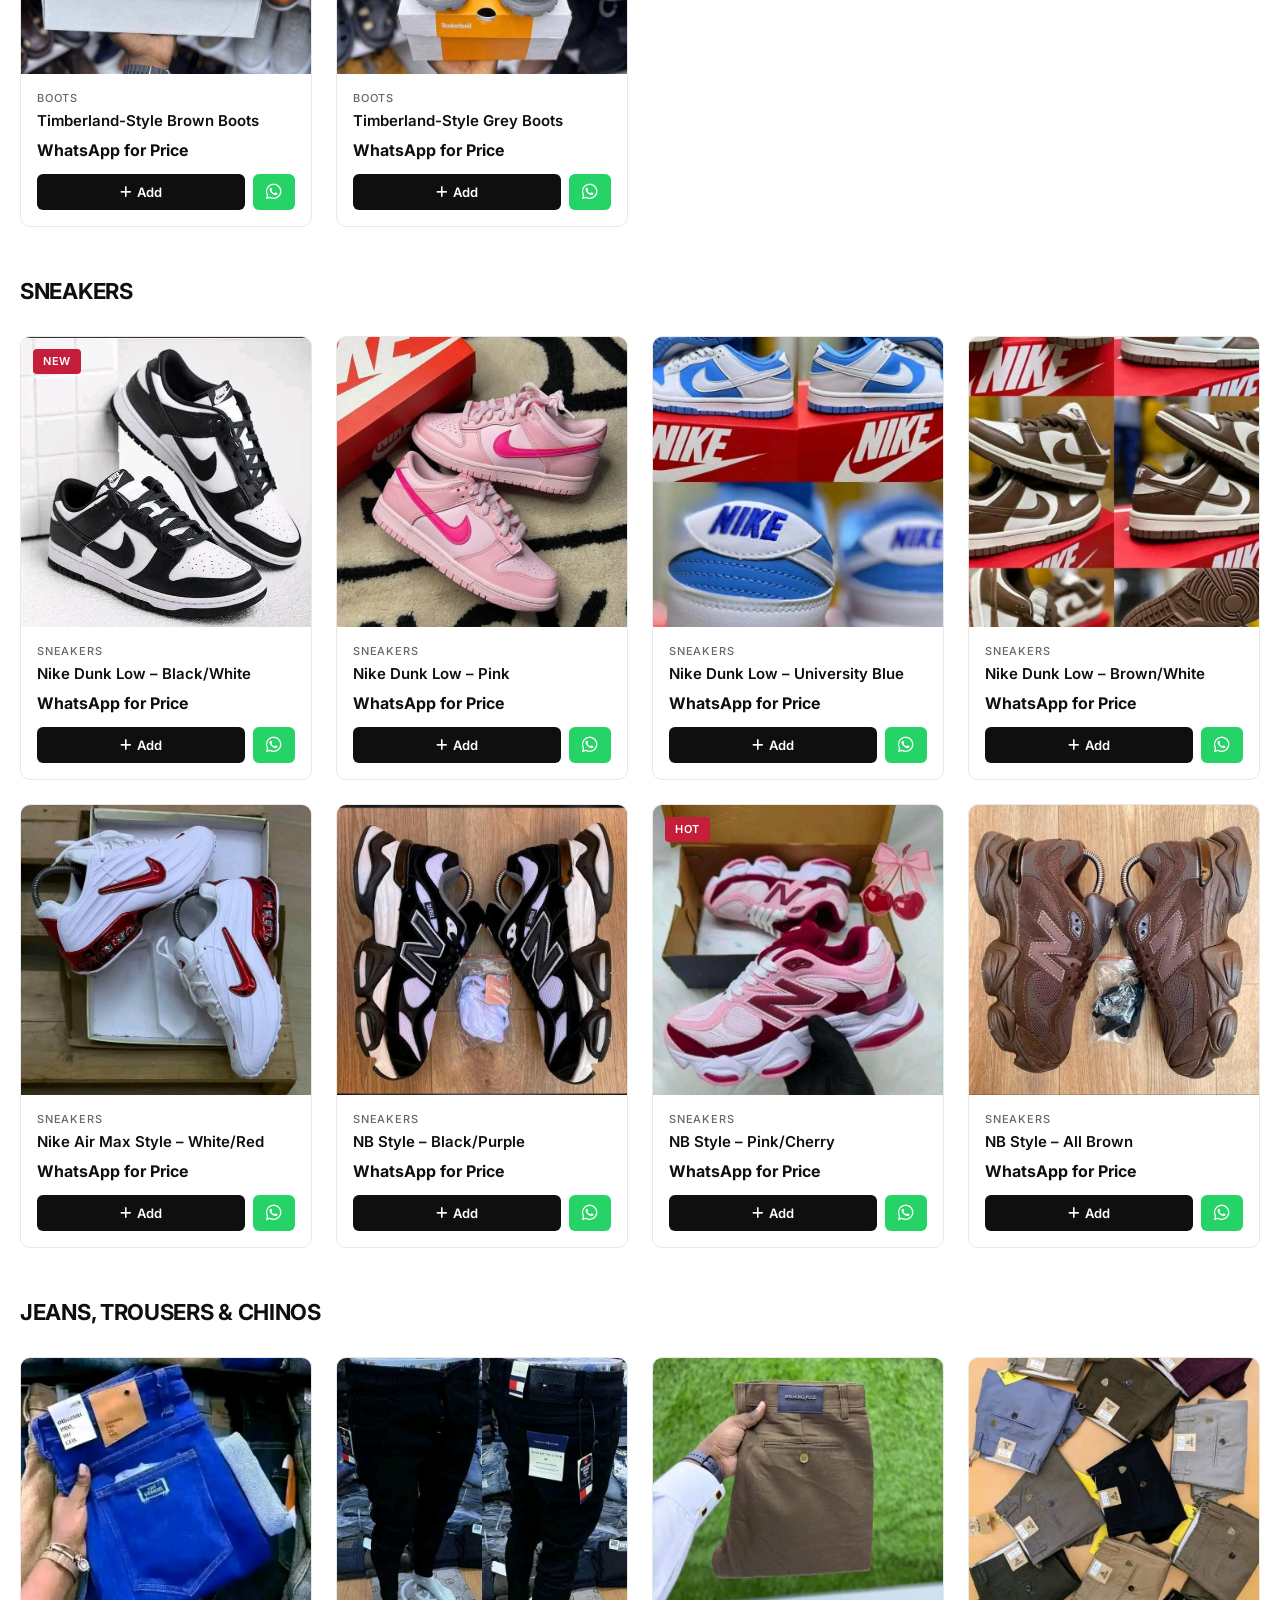
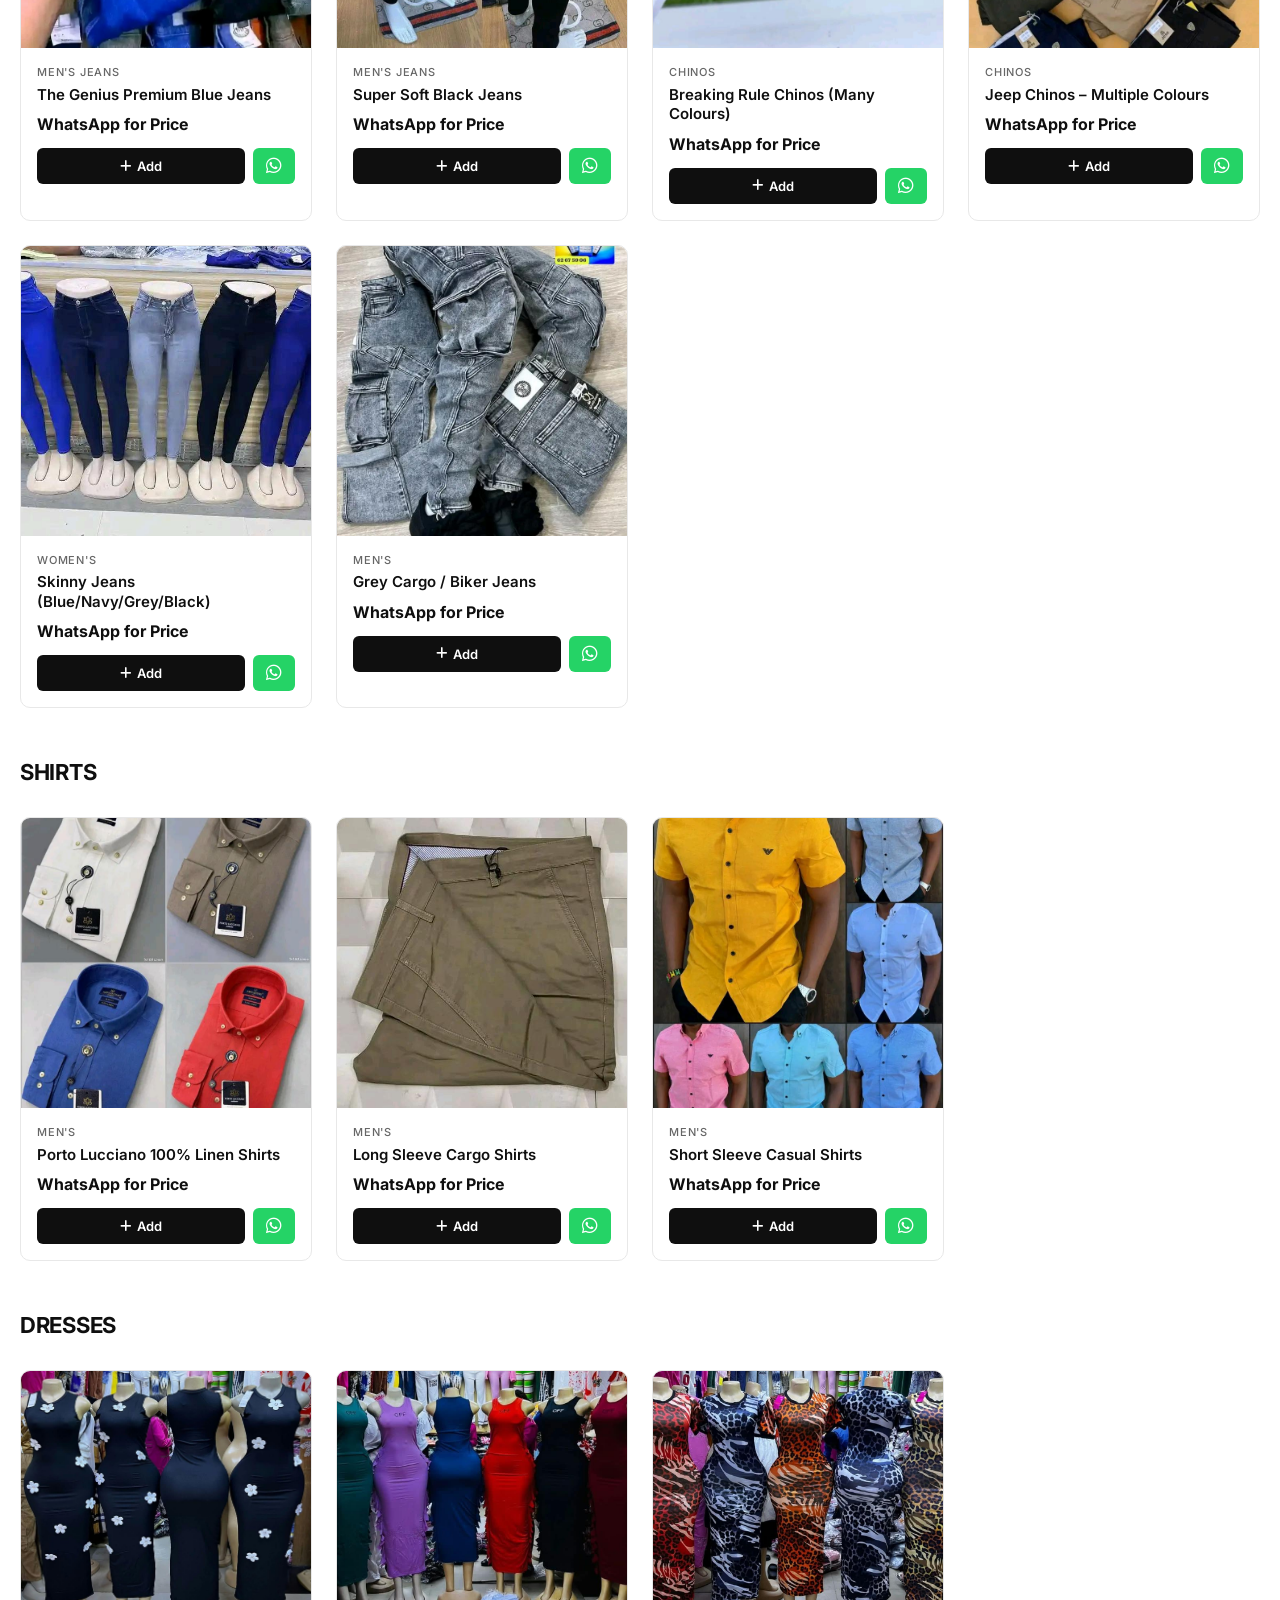
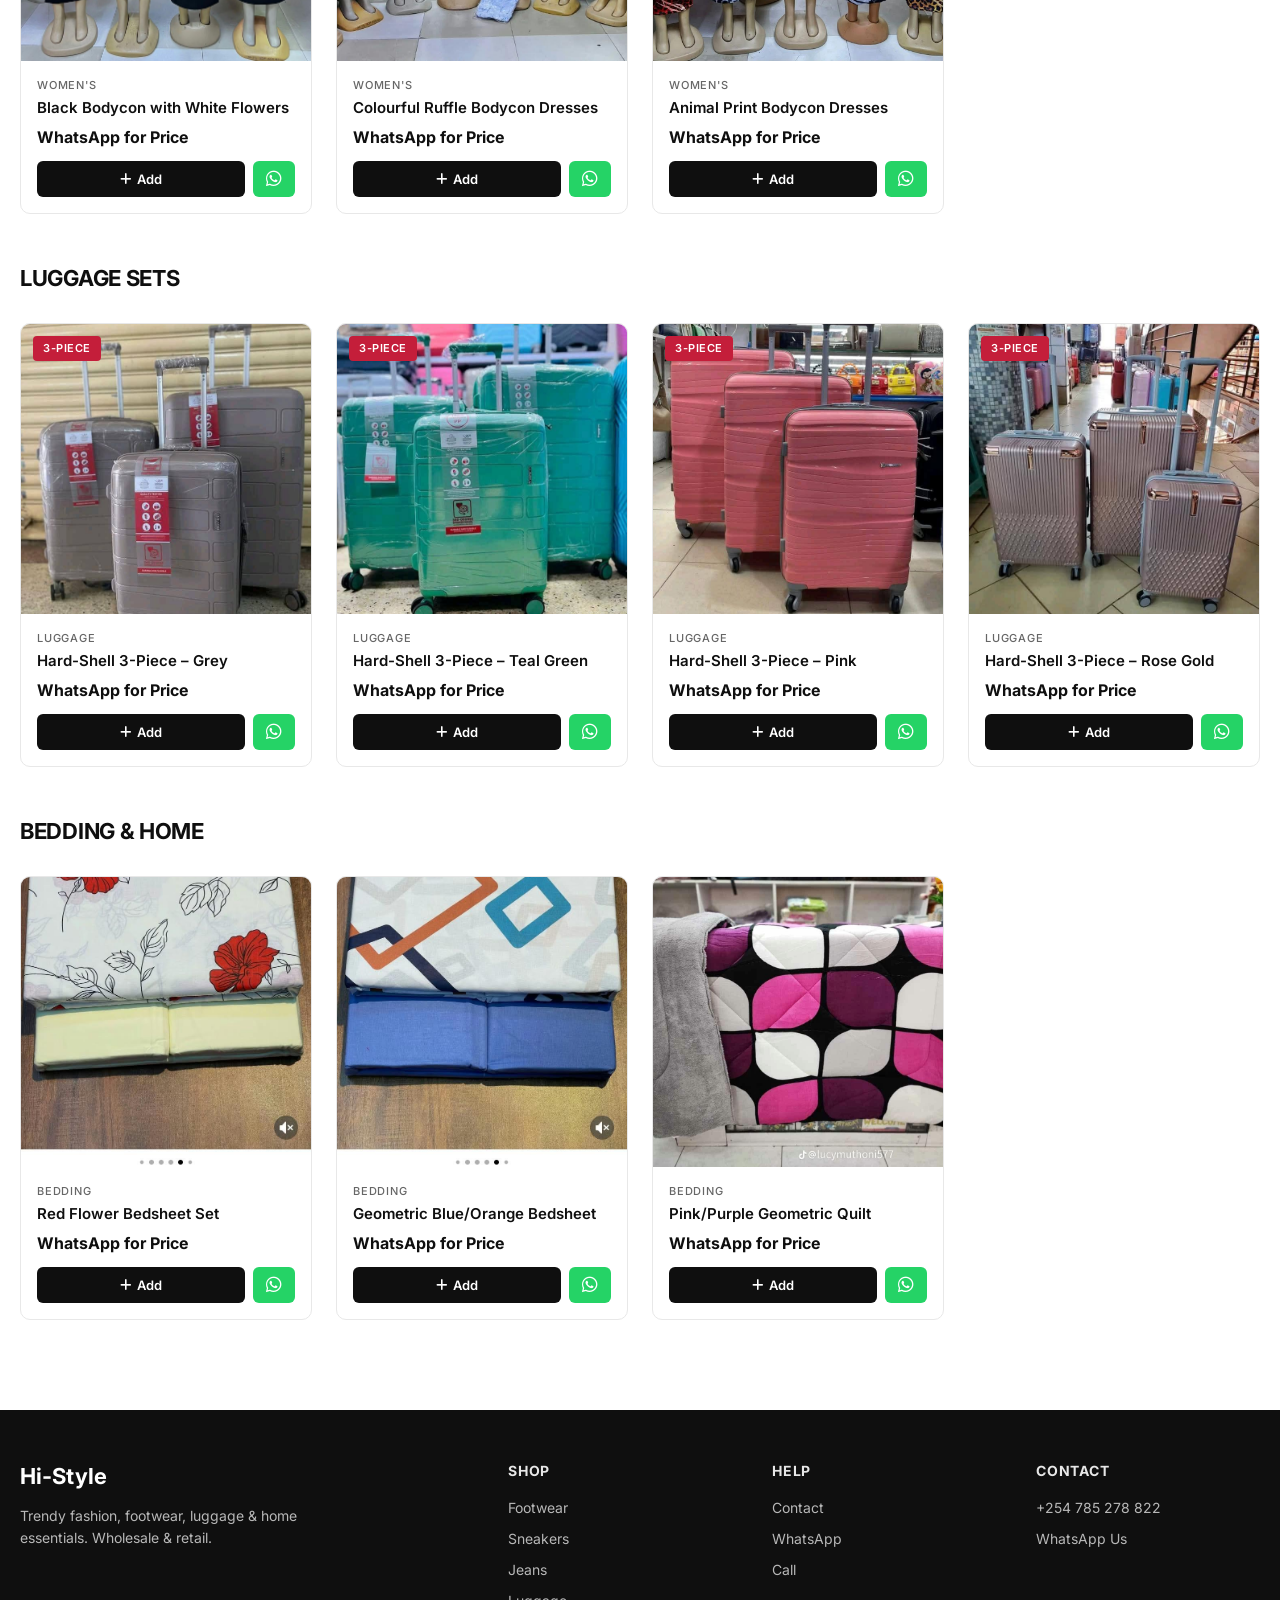
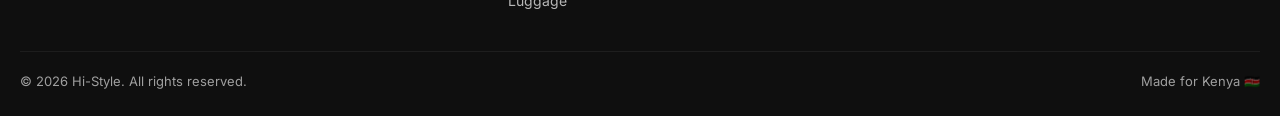
<file: shop.html>
<!DOCTYPE html>
<html lang="en">
<head>
  <meta charset="UTF-8">
  <meta name="viewport" content="width=device-width, initial-scale=1.0">
  <title>All Products | HIISTYLE</title>
  <link rel="stylesheet" href="styles.css">
  <link rel="icon" href="assets/logo-sm.png" type="image/png">
  <link rel="stylesheet" href="https://cdnjs.cloudflare.com/ajax/libs/font-awesome/6.5.1/css/all.min.css">
  <link href="https://fonts.googleapis.com/css2?family=Inter:wght@300;400;500;600;700&display=swap" rel="stylesheet">
</head>
<body>
  <div class="top-bar">
    <div class="container top-bar-content">
      <span>Free delivery on orders above KSh 5,000 within Nairobi</span>
      <div style="display:flex;gap:16px;align-items:center;">
        <a href="tel:+254785278822"><i class="fas fa-phone-alt"></i> +254 785 278 822</a>
        <a href="https://wa.me/254785278822" target="_blank" class="whatsapp-link"><i class="fab fa-whatsapp"></i> WhatsApp Us</a>
      </div>
    </div>
  </div>

  <header class="main-header">
    <div class="container header-content">
      <a href="index.html" class="logo logo-with-img">
        <img src="assets/logo.png" alt="Hi-Style" class="logo-img">
        <span class="logo-text">Hi-<span>Style</span></span>
      </a>
      <nav class="main-nav">
        <a href="shop.html" class="active">All Products</a>
        <a href="shop.html#footwear">Footwear</a>
        <a href="shop.html#apparel">Apparel</a>
        <a href="shop.html#luggage">Luggage</a>
        <a href="shop.html#home">Home</a>
        <a href="contact.html">Contact</a>
      </nav>
      <div class="header-actions">
        <div class="search-box"><i class="fas fa-search"></i><input type="text" placeholder="Search products..."></div>
        <a href="tel:+254785278822" class="icon-btn"><i class="fas fa-phone-alt"></i></a>
        <a href="https://wa.me/254785278822" target="_blank" class="icon-btn"><i class="fab fa-whatsapp"></i></a>
        <button class="icon-btn"><i class="far fa-heart"></i></button>
        <a href="checkout.html" class="icon-btn cart-btn" title="Cart"><i class="fas fa-shopping-cart"></i><span class="cart-count">0</span></a>
      </div>
      <button class="mobile-menu-btn" id="mobileMenuBtn"><i class="fas fa-bars"></i></button>
    </div>
  </header>

  <div class="mobile-nav" id="mobileNav">
    <a href="shop.html">All Products</a>
    <a href="shop.html#footwear">Footwear</a>
    <a href="shop.html#apparel">Apparel</a>
    <a href="shop.html#luggage">Luggage</a>
    <a href="shop.html#home">Home</a>
    <a href="contact.html">Contact</a>
    <a href="tel:+254785278822"><i class="fas fa-phone-alt"></i> Call Us</a>
    <a href="https://wa.me/254785278822" target="_blank"><i class="fab fa-whatsapp"></i> WhatsApp</a>
  </div>

  <nav class="category-nav">
    <div class="container category-scroll">
      <a href="#footwear">FOOTWEAR</a>
      <a href="#sneakers">SNEAKERS</a>
      <a href="#apparel">JEANS & TROUSERS</a>
      <a href="#shirts">SHIRTS</a>
      <a href="#dresses">DRESSES</a>
      <a href="#luggage">LUGGAGE</a>
      <a href="#home">BEDDING</a>
    </div>
  </nav>

  <div class="page-header">
    <div class="container">
      <h1>All Products</h1>
      <p>Browse our full collection — WhatsApp us for prices & sizes</p>
    </div>
  </div>

  <section class="product-section">
    <div class="container">
      <div id="footwear" style="margin-bottom:48px;">
        <div class="section-header"><h2>FOOTWEAR & SLIDES</h2></div>
        <div class="product-grid">
          <div class="product-card"><div class="product-image"><img src="assets/products/IMG-20261013-WA0045.jpg" alt="Brown Slides"><span class="product-badge">Set</span><button class="wishlist-btn"><i class="far fa-heart"></i></button></div><div class="product-info"><div class="product-category">Men's</div><div class="product-name">Brown Crocodile Slides + Bag</div><div class="product-price">WhatsApp for Price</div><div class="product-actions"><button class="btn-add add-to-cart"><i class="fas fa-plus"></i> Add</button><a href="https://wa.me/254785278822?text=Hi%2C%20I%20want%20Brown%20Crocodile%20Slides" target="_blank" class="btn-wa"><i class="fab fa-whatsapp"></i></a></div></div></div>
          <div class="product-card"><div class="product-image"><img src="assets/products/IMG-20261015-WA0049.jpg" alt="DLuxe"><span class="product-badge">Premium</span><button class="wishlist-btn"><i class="far fa-heart"></i></button></div><div class="product-info"><div class="product-category">Men's</div><div class="product-name">Sandale D'Luxe Woven + Bag</div><div class="product-price">WhatsApp for Price</div><div class="product-actions"><button class="btn-add add-to-cart"><i class="fas fa-plus"></i> Add</button><a href="https://wa.me/254785278822?text=Hi%2C%20I%20want%20Sandale%20DLuxe" target="_blank" class="btn-wa"><i class="fab fa-whatsapp"></i></a></div></div></div>
          <div class="product-card"><div class="product-image"><img src="assets/products/IMG-20261015-WA0013.jpg" alt="LV Slides"><button class="wishlist-btn"><i class="far fa-heart"></i></button></div><div class="product-info"><div class="product-category">Unisex</div><div class="product-name">Designer Monogram Slides</div><div class="product-price">WhatsApp for Price</div><div class="product-actions"><button class="btn-add add-to-cart"><i class="fas fa-plus"></i> Add</button><a href="https://wa.me/254785278822?text=Hi%2C%20I%20want%20Monogram%20Slides" target="_blank" class="btn-wa"><i class="fab fa-whatsapp"></i></a></div></div></div>
          <div class="product-card"><div class="product-image"><img src="assets/products/IMG-20261015-WA0035.jpg" alt="Alycap"><button class="wishlist-btn"><i class="far fa-heart"></i></button></div><div class="product-info"><div class="product-category">Women's</div><div class="product-name">Alycap Bow Slides (6 colours)</div><div class="product-price">WhatsApp for Price</div><div class="product-actions"><button class="btn-add add-to-cart"><i class="fas fa-plus"></i> Add</button><a href="https://wa.me/254785278822?text=Hi%2C%20I%20want%20Alycap%20Slides" target="_blank" class="btn-wa"><i class="fab fa-whatsapp"></i></a></div></div></div>
          <div class="product-card"><div class="product-image"><img src="assets/products/IMG-20261015-WA0023.jpg" alt="H Slides"><button class="wishlist-btn"><i class="far fa-heart"></i></button></div><div class="product-info"><div class="product-category">Women's</div><div class="product-name">Crocodile H-Style Slides</div><div class="product-price">WhatsApp for Price</div><div class="product-actions"><button class="btn-add add-to-cart"><i class="fas fa-plus"></i> Add</button><a href="https://wa.me/254785278822?text=Hi%2C%20I%20want%20H-Style%20Slides" target="_blank" class="btn-wa"><i class="fab fa-whatsapp"></i></a></div></div></div>
          <div class="product-card"><div class="product-image"><img src="assets/products/IMG-20261013-WA0046.jpg" alt="Nude Wedge"><button class="wishlist-btn"><i class="far fa-heart"></i></button></div><div class="product-info"><div class="product-category">Women's</div><div class="product-name">TAIYU Nude Patent Wedge</div><div class="product-price">WhatsApp for Price</div><div class="product-actions"><button class="btn-add add-to-cart"><i class="fas fa-plus"></i> Add</button><a href="https://wa.me/254785278822?text=Hi%2C%20I%20want%20Nude%20Wedge" target="_blank" class="btn-wa"><i class="fab fa-whatsapp"></i></a></div></div></div>
          <div class="product-card"><div class="product-image"><img src="assets/products/IMG-20261015-WA0060.jpg" alt="Black Wedge"><button class="wishlist-btn"><i class="far fa-heart"></i></button></div><div class="product-info"><div class="product-category">Women's</div><div class="product-name">TAIYU Black Snakeskin Wedge</div><div class="product-price">WhatsApp for Price</div><div class="product-actions"><button class="btn-add add-to-cart"><i class="fas fa-plus"></i> Add</button><a href="https://wa.me/254785278822?text=Hi%2C%20I%20want%20Black%20Wedge" target="_blank" class="btn-wa"><i class="fab fa-whatsapp"></i></a></div></div></div>
          <div class="product-card"><div class="product-image"><img src="assets/products/IMG-20261015-WA0062.jpg" alt="Loafers"><button class="wishlist-btn"><i class="far fa-heart"></i></button></div><div class="product-info"><div class="product-category">Men's</div><div class="product-name">Black Patent Horsebit Loafers</div><div class="product-price">WhatsApp for Price</div><div class="product-actions"><button class="btn-add add-to-cart"><i class="fas fa-plus"></i> Add</button><a href="https://wa.me/254785278822?text=Hi%2C%20I%20want%20Black%20Loafers" target="_blank" class="btn-wa"><i class="fab fa-whatsapp"></i></a></div></div></div>
          <div class="product-card"><div class="product-image"><img src="assets/products/IMG-20261015-WA0014.jpg" alt="Timberland"><button class="wishlist-btn"><i class="far fa-heart"></i></button></div><div class="product-info"><div class="product-category">Boots</div><div class="product-name">Timberland-Style Brown Boots</div><div class="product-price">WhatsApp for Price</div><div class="product-actions"><button class="btn-add add-to-cart"><i class="fas fa-plus"></i> Add</button><a href="https://wa.me/254785278822?text=Hi%2C%20I%20want%20Timberland%20Boots" target="_blank" class="btn-wa"><i class="fab fa-whatsapp"></i></a></div></div></div>
          <div class="product-card"><div class="product-image"><img src="assets/products/IMG-20261013-WA0043.jpg" alt="Grey Boots"><button class="wishlist-btn"><i class="far fa-heart"></i></button></div><div class="product-info"><div class="product-category">Boots</div><div class="product-name">Timberland-Style Grey Boots</div><div class="product-price">WhatsApp for Price</div><div class="product-actions"><button class="btn-add add-to-cart"><i class="fas fa-plus"></i> Add</button><a href="https://wa.me/254785278822?text=Hi%2C%20I%20want%20Grey%20Boots" target="_blank" class="btn-wa"><i class="fab fa-whatsapp"></i></a></div></div></div>
        </div>
      </div>

      <div id="sneakers" style="margin-bottom:48px;">
        <div class="section-header"><h2>SNEAKERS</h2></div>
        <div class="product-grid">
          <div class="product-card"><div class="product-image"><img src="assets/products/IMG-20261015-WA0039.jpg" alt="Dunk BW"><span class="product-badge">New</span><button class="wishlist-btn"><i class="far fa-heart"></i></button></div><div class="product-info"><div class="product-category">Sneakers</div><div class="product-name">Nike Dunk Low – Black/White</div><div class="product-price">WhatsApp for Price</div><div class="product-actions"><button class="btn-add add-to-cart"><i class="fas fa-plus"></i> Add</button><a href="https://wa.me/254785278822?text=Hi%2C%20I%20want%20Nike%20Dunk%20Black%20White" target="_blank" class="btn-wa"><i class="fab fa-whatsapp"></i></a></div></div></div>
          <div class="product-card"><div class="product-image"><img src="assets/products/IMG-20261015-WA0036.jpg" alt="Dunk Pink"><button class="wishlist-btn"><i class="far fa-heart"></i></button></div><div class="product-info"><div class="product-category">Sneakers</div><div class="product-name">Nike Dunk Low – Pink</div><div class="product-price">WhatsApp for Price</div><div class="product-actions"><button class="btn-add add-to-cart"><i class="fas fa-plus"></i> Add</button><a href="https://wa.me/254785278822?text=Hi%2C%20I%20want%20Nike%20Dunk%20Pink" target="_blank" class="btn-wa"><i class="fab fa-whatsapp"></i></a></div></div></div>
          <div class="product-card"><div class="product-image"><img src="assets/products/IMG-20261015-WA0056.jpg" alt="Dunk Blue"><button class="wishlist-btn"><i class="far fa-heart"></i></button></div><div class="product-info"><div class="product-category">Sneakers</div><div class="product-name">Nike Dunk Low – University Blue</div><div class="product-price">WhatsApp for Price</div><div class="product-actions"><button class="btn-add add-to-cart"><i class="fas fa-plus"></i> Add</button><a href="https://wa.me/254785278822?text=Hi%2C%20I%20want%20Nike%20Dunk%20Blue" target="_blank" class="btn-wa"><i class="fab fa-whatsapp"></i></a></div></div></div>
          <div class="product-card"><div class="product-image"><img src="assets/products/IMG-20261015-WA0054.jpg" alt="Dunk Brown"><button class="wishlist-btn"><i class="far fa-heart"></i></button></div><div class="product-info"><div class="product-category">Sneakers</div><div class="product-name">Nike Dunk Low – Brown/White</div><div class="product-price">WhatsApp for Price</div><div class="product-actions"><button class="btn-add add-to-cart"><i class="fas fa-plus"></i> Add</button><a href="https://wa.me/254785278822?text=Hi%2C%20I%20want%20Nike%20Dunk%20Brown" target="_blank" class="btn-wa"><i class="fab fa-whatsapp"></i></a></div></div></div>
          <div class="product-card"><div class="product-image"><img src="assets/products/IMG-20261015-WA0011.jpg" alt="Air Max"><button class="wishlist-btn"><i class="far fa-heart"></i></button></div><div class="product-info"><div class="product-category">Sneakers</div><div class="product-name">Nike Air Max Style – White/Red</div><div class="product-price">WhatsApp for Price</div><div class="product-actions"><button class="btn-add add-to-cart"><i class="fas fa-plus"></i> Add</button><a href="https://wa.me/254785278822?text=Hi%2C%20I%20want%20Nike%20Air%20Max" target="_blank" class="btn-wa"><i class="fab fa-whatsapp"></i></a></div></div></div>
          <div class="product-card"><div class="product-image"><img src="assets/products/IMG-20261015-WA0048.jpg" alt="NB Black"><button class="wishlist-btn"><i class="far fa-heart"></i></button></div><div class="product-info"><div class="product-category">Sneakers</div><div class="product-name">NB Style – Black/Purple</div><div class="product-price">WhatsApp for Price</div><div class="product-actions"><button class="btn-add add-to-cart"><i class="fas fa-plus"></i> Add</button><a href="https://wa.me/254785278822?text=Hi%2C%20I%20want%20NB%20Black%20Purple" target="_blank" class="btn-wa"><i class="fab fa-whatsapp"></i></a></div></div></div>
          <div class="product-card"><div class="product-image"><img src="assets/products/IMG-20261015-WA0063.jpg" alt="NB Cherry"><span class="product-badge">Hot</span><button class="wishlist-btn"><i class="far fa-heart"></i></button></div><div class="product-info"><div class="product-category">Sneakers</div><div class="product-name">NB Style – Pink/Cherry</div><div class="product-price">WhatsApp for Price</div><div class="product-actions"><button class="btn-add add-to-cart"><i class="fas fa-plus"></i> Add</button><a href="https://wa.me/254785278822?text=Hi%2C%20I%20want%20NB%20Pink%20Cherry" target="_blank" class="btn-wa"><i class="fab fa-whatsapp"></i></a></div></div></div>
          <div class="product-card"><div class="product-image"><img src="assets/products/IMG-20261015-WA0070.jpg" alt="NB Brown"><button class="wishlist-btn"><i class="far fa-heart"></i></button></div><div class="product-info"><div class="product-category">Sneakers</div><div class="product-name">NB Style – All Brown</div><div class="product-price">WhatsApp for Price</div><div class="product-actions"><button class="btn-add add-to-cart"><i class="fas fa-plus"></i> Add</button><a href="https://wa.me/254785278822?text=Hi%2C%20I%20want%20NB%20Brown" target="_blank" class="btn-wa"><i class="fab fa-whatsapp"></i></a></div></div></div>
        </div>
      </div>

      <div id="apparel" style="margin-bottom:48px;">
        <div class="section-header"><h2>JEANS, TROUSERS & CHINOS</h2></div>
        <div class="product-grid">
          <div class="product-card"><div class="product-image"><img src="assets/products/IMG-20261015-WA0043.jpg" alt="Genius"><button class="wishlist-btn"><i class="far fa-heart"></i></button></div><div class="product-info"><div class="product-category">Men's Jeans</div><div class="product-name">The Genius Premium Blue Jeans</div><div class="product-price">WhatsApp for Price</div><div class="product-actions"><button class="btn-add add-to-cart"><i class="fas fa-plus"></i> Add</button><a href="https://wa.me/254785278822?text=Hi%2C%20I%20want%20Genius%20Jeans" target="_blank" class="btn-wa"><i class="fab fa-whatsapp"></i></a></div></div></div>
          <div class="product-card"><div class="product-image"><img src="assets/products/IMG-20261015-WA0064.jpg" alt="Black Soft"><button class="wishlist-btn"><i class="far fa-heart"></i></button></div><div class="product-info"><div class="product-category">Men's Jeans</div><div class="product-name">Super Soft Black Jeans</div><div class="product-price">WhatsApp for Price</div><div class="product-actions"><button class="btn-add add-to-cart"><i class="fas fa-plus"></i> Add</button><a href="https://wa.me/254785278822?text=Hi%2C%20I%20want%20Black%20Soft%20Jeans" target="_blank" class="btn-wa"><i class="fab fa-whatsapp"></i></a></div></div></div>
          <div class="product-card"><div class="product-image"><img src="assets/products/IMG-20261013-WA0040.jpg" alt="Breaking Rule"><button class="wishlist-btn"><i class="far fa-heart"></i></button></div><div class="product-info"><div class="product-category">Chinos</div><div class="product-name">Breaking Rule Chinos (Many Colours)</div><div class="product-price">WhatsApp for Price</div><div class="product-actions"><button class="btn-add add-to-cart"><i class="fas fa-plus"></i> Add</button><a href="https://wa.me/254785278822?text=Hi%2C%20I%20want%20Breaking%20Rule%20Chinos" target="_blank" class="btn-wa"><i class="fab fa-whatsapp"></i></a></div></div></div>
          <div class="product-card"><div class="product-image"><img src="assets/products/IMG-20261015-WA0025.jpg" alt="Jeep"><button class="wishlist-btn"><i class="far fa-heart"></i></button></div><div class="product-info"><div class="product-category">Chinos</div><div class="product-name">Jeep Chinos – Multiple Colours</div><div class="product-price">WhatsApp for Price</div><div class="product-actions"><button class="btn-add add-to-cart"><i class="fas fa-plus"></i> Add</button><a href="https://wa.me/254785278822?text=Hi%2C%20I%20want%20Jeep%20Chinos" target="_blank" class="btn-wa"><i class="fab fa-whatsapp"></i></a></div></div></div>
          <div class="product-card"><div class="product-image"><img src="assets/products/IMG-20261015-WA0012.jpg" alt="Women Skinny"><button class="wishlist-btn"><i class="far fa-heart"></i></button></div><div class="product-info"><div class="product-category">Women's</div><div class="product-name">Skinny Jeans (Blue/Navy/Grey/Black)</div><div class="product-price">WhatsApp for Price</div><div class="product-actions"><button class="btn-add add-to-cart"><i class="fas fa-plus"></i> Add</button><a href="https://wa.me/254785278822?text=Hi%2C%20I%20want%20Women%20Skinny%20Jeans" target="_blank" class="btn-wa"><i class="fab fa-whatsapp"></i></a></div></div></div>
          <div class="product-card"><div class="product-image"><img src="assets/products/IMG-20261015-WA0042.jpg" alt="Cargo"><button class="wishlist-btn"><i class="far fa-heart"></i></button></div><div class="product-info"><div class="product-category">Men's</div><div class="product-name">Grey Cargo / Biker Jeans</div><div class="product-price">WhatsApp for Price</div><div class="product-actions"><button class="btn-add add-to-cart"><i class="fas fa-plus"></i> Add</button><a href="https://wa.me/254785278822?text=Hi%2C%20I%20want%20Grey%20Cargo%20Jeans" target="_blank" class="btn-wa"><i class="fab fa-whatsapp"></i></a></div></div></div>
        </div>
      </div>

      <div id="shirts" style="margin-bottom:48px;">
        <div class="section-header"><h2>SHIRTS</h2></div>
        <div class="product-grid">
          <div class="product-card"><div class="product-image"><img src="assets/products/IMG-20261015-WA0029.jpg" alt="Linen"><button class="wishlist-btn"><i class="far fa-heart"></i></button></div><div class="product-info"><div class="product-category">Men's</div><div class="product-name">Porto Lucciano 100% Linen Shirts</div><div class="product-price">WhatsApp for Price</div><div class="product-actions"><button class="btn-add add-to-cart"><i class="fas fa-plus"></i> Add</button><a href="https://wa.me/254785278822?text=Hi%2C%20I%20want%20Linen%20Shirts" target="_blank" class="btn-wa"><i class="fab fa-whatsapp"></i></a></div></div></div>
          <div class="product-card"><div class="product-image"><img src="assets/products/IMG-20261015-WA0057.jpg" alt="Cargo Shirts"><button class="wishlist-btn"><i class="far fa-heart"></i></button></div><div class="product-info"><div class="product-category">Men's</div><div class="product-name">Long Sleeve Cargo Shirts</div><div class="product-price">WhatsApp for Price</div><div class="product-actions"><button class="btn-add add-to-cart"><i class="fas fa-plus"></i> Add</button><a href="https://wa.me/254785278822?text=Hi%2C%20I%20want%20Cargo%20Shirts" target="_blank" class="btn-wa"><i class="fab fa-whatsapp"></i></a></div></div></div>
          <div class="product-card"><div class="product-image"><img src="assets/products/IMG-20261015-WA0052.jpg" alt="Short Sleeve"><button class="wishlist-btn"><i class="far fa-heart"></i></button></div><div class="product-info"><div class="product-category">Men's</div><div class="product-name">Short Sleeve Casual Shirts</div><div class="product-price">WhatsApp for Price</div><div class="product-actions"><button class="btn-add add-to-cart"><i class="fas fa-plus"></i> Add</button><a href="https://wa.me/254785278822?text=Hi%2C%20I%20want%20Short%20Sleeve%20Shirts" target="_blank" class="btn-wa"><i class="fab fa-whatsapp"></i></a></div></div></div>
        </div>
      </div>

      <div id="dresses" style="margin-bottom:48px;">
        <div class="section-header"><h2>DRESSES</h2></div>
        <div class="product-grid">
          <div class="product-card"><div class="product-image"><img src="assets/products/IMG-20261015-WA0020.jpg" alt="Flower Dress"><button class="wishlist-btn"><i class="far fa-heart"></i></button></div><div class="product-info"><div class="product-category">Women's</div><div class="product-name">Black Bodycon with White Flowers</div><div class="product-price">WhatsApp for Price</div><div class="product-actions"><button class="btn-add add-to-cart"><i class="fas fa-plus"></i> Add</button><a href="https://wa.me/254785278822?text=Hi%2C%20I%20want%20Black%20Flower%20Dress" target="_blank" class="btn-wa"><i class="fab fa-whatsapp"></i></a></div></div></div>
          <div class="product-card"><div class="product-image"><img src="assets/products/IMG-20261013-WA0031.jpg" alt="Ruffle"><button class="wishlist-btn"><i class="far fa-heart"></i></button></div><div class="product-info"><div class="product-category">Women's</div><div class="product-name">Colourful Ruffle Bodycon Dresses</div><div class="product-price">WhatsApp for Price</div><div class="product-actions"><button class="btn-add add-to-cart"><i class="fas fa-plus"></i> Add</button><a href="https://wa.me/254785278822?text=Hi%2C%20I%20want%20Ruffle%20Dresses" target="_blank" class="btn-wa"><i class="fab fa-whatsapp"></i></a></div></div></div>
          <div class="product-card"><div class="product-image"><img src="assets/products/IMG-20261013-WA0035.jpg" alt="Animal"><button class="wishlist-btn"><i class="far fa-heart"></i></button></div><div class="product-info"><div class="product-category">Women's</div><div class="product-name">Animal Print Bodycon Dresses</div><div class="product-price">WhatsApp for Price</div><div class="product-actions"><button class="btn-add add-to-cart"><i class="fas fa-plus"></i> Add</button><a href="https://wa.me/254785278822?text=Hi%2C%20I%20want%20Animal%20Print%20Dresses" target="_blank" class="btn-wa"><i class="fab fa-whatsapp"></i></a></div></div></div>
        </div>
      </div>

      <div id="luggage" style="margin-bottom:48px;">
        <div class="section-header"><h2>LUGGAGE SETS</h2></div>
        <div class="product-grid">
          <div class="product-card"><div class="product-image"><img src="assets/products/IMG-20260903-WA0022.jpg" alt="Grey"><span class="product-badge">3-Piece</span><button class="wishlist-btn"><i class="far fa-heart"></i></button></div><div class="product-info"><div class="product-category">Luggage</div><div class="product-name">Hard-Shell 3-Piece – Grey</div><div class="product-price">WhatsApp for Price</div><div class="product-actions"><button class="btn-add add-to-cart"><i class="fas fa-plus"></i> Add</button><a href="https://wa.me/254785278822?text=Hi%2C%20I%20want%20Grey%20Luggage" target="_blank" class="btn-wa"><i class="fab fa-whatsapp"></i></a></div></div></div>
          <div class="product-card"><div class="product-image"><img src="assets/products/IMG-20260903-WA0027.jpg" alt="Green"><span class="product-badge">3-Piece</span><button class="wishlist-btn"><i class="far fa-heart"></i></button></div><div class="product-info"><div class="product-category">Luggage</div><div class="product-name">Hard-Shell 3-Piece – Teal Green</div><div class="product-price">WhatsApp for Price</div><div class="product-actions"><button class="btn-add add-to-cart"><i class="fas fa-plus"></i> Add</button><a href="https://wa.me/254785278822?text=Hi%2C%20I%20want%20Green%20Luggage" target="_blank" class="btn-wa"><i class="fab fa-whatsapp"></i></a></div></div></div>
          <div class="product-card"><div class="product-image"><img src="assets/products/IMG-20260903-WA0015.jpg" alt="Pink"><span class="product-badge">3-Piece</span><button class="wishlist-btn"><i class="far fa-heart"></i></button></div><div class="product-info"><div class="product-category">Luggage</div><div class="product-name">Hard-Shell 3-Piece – Pink</div><div class="product-price">WhatsApp for Price</div><div class="product-actions"><button class="btn-add add-to-cart"><i class="fas fa-plus"></i> Add</button><a href="https://wa.me/254785278822?text=Hi%2C%20I%20want%20Pink%20Luggage" target="_blank" class="btn-wa"><i class="fab fa-whatsapp"></i></a></div></div></div>
          <div class="product-card"><div class="product-image"><img src="assets/products/IMG-20260903-WA0019.jpg" alt="Rose Gold"><span class="product-badge">3-Piece</span><button class="wishlist-btn"><i class="far fa-heart"></i></button></div><div class="product-info"><div class="product-category">Luggage</div><div class="product-name">Hard-Shell 3-Piece – Rose Gold</div><div class="product-price">WhatsApp for Price</div><div class="product-actions"><button class="btn-add add-to-cart"><i class="fas fa-plus"></i> Add</button><a href="https://wa.me/254785278822?text=Hi%2C%20I%20want%20Rose%20Gold%20Luggage" target="_blank" class="btn-wa"><i class="fab fa-whatsapp"></i></a></div></div></div>
        </div>
      </div>

      <div id="home">
        <div class="section-header"><h2>BEDDING & HOME</h2></div>
        <div class="product-grid">
          <div class="product-card"><div class="product-image"><img src="assets/products/IMG-20261013-WA0039.jpg" alt="Red Flower"><button class="wishlist-btn"><i class="far fa-heart"></i></button></div><div class="product-info"><div class="product-category">Bedding</div><div class="product-name">Red Flower Bedsheet Set</div><div class="product-price">WhatsApp for Price</div><div class="product-actions"><button class="btn-add add-to-cart"><i class="fas fa-plus"></i> Add</button><a href="https://wa.me/254785278822?text=Hi%2C%20I%20want%20Red%20Flower%20Bedsheet" target="_blank" class="btn-wa"><i class="fab fa-whatsapp"></i></a></div></div></div>
          <div class="product-card"><div class="product-image"><img src="assets/products/IMG-20261013-WA0052.jpg" alt="Geometric"><button class="wishlist-btn"><i class="far fa-heart"></i></button></div><div class="product-info"><div class="product-category">Bedding</div><div class="product-name">Geometric Blue/Orange Bedsheet</div><div class="product-price">WhatsApp for Price</div><div class="product-actions"><button class="btn-add add-to-cart"><i class="fas fa-plus"></i> Add</button><a href="https://wa.me/254785278822?text=Hi%2C%20I%20want%20Geometric%20Bedsheet" target="_blank" class="btn-wa"><i class="fab fa-whatsapp"></i></a></div></div></div>
          <div class="product-card"><div class="product-image"><img src="assets/products/IMG-20261013-WA0016.jpg" alt="Quilt"><button class="wishlist-btn"><i class="far fa-heart"></i></button></div><div class="product-info"><div class="product-category">Bedding</div><div class="product-name">Pink/Purple Geometric Quilt</div><div class="product-price">WhatsApp for Price</div><div class="product-actions"><button class="btn-add add-to-cart"><i class="fas fa-plus"></i> Add</button><a href="https://wa.me/254785278822?text=Hi%2C%20I%20want%20Geometric%20Quilt" target="_blank" class="btn-wa"><i class="fab fa-whatsapp"></i></a></div></div></div>
        </div>
      </div>
    </div>
  </section>

  <footer class="footer">
    <div class="container">
      <div class="footer-grid">
        <div class="footer-brand"><h3>Hi-Style</h3><p>Trendy fashion, footwear, luggage & home essentials. Wholesale & retail.</p></div>
        <div><h4>Shop</h4><div class="footer-links"><a href="shop.html#footwear">Footwear</a><a href="shop.html#sneakers">Sneakers</a><a href="shop.html#apparel">Jeans</a><a href="shop.html#luggage">Luggage</a></div></div>
        <div><h4>Help</h4><div class="footer-links"><a href="contact.html">Contact</a><a href="https://wa.me/254785278822" target="_blank">WhatsApp</a><a href="tel:+254785278822">Call</a></div></div>
        <div><h4>Contact</h4><div class="footer-links"><a href="tel:+254785278822">+254 785 278 822</a><a href="https://wa.me/254785278822" target="_blank">WhatsApp Us</a></div></div>
      </div>
      <div class="footer-bottom"><span>© 2026 Hi-Style. All rights reserved.</span><span>Made for Kenya 🇰🇪</span></div>
    </div>
  </footer>

  <a href="https://wa.me/254785278822?text=Hi%20HIISTYLE%2C%20I%20want%20to%20order" target="_blank" class="floating-whatsapp"><i class="fab fa-whatsapp"></i></a>
  <script src="script.js"></script>
</body>
</html>
</file>
<file: styles.css>
/* ===== Reset & Base ===== */
*,
*::before,
*::after {
  box-sizing: border-box;
  margin: 0;
  padding: 0;
}

:root {
  --black: #0f0f0f;
  --dark: #1a1a1a;
  --gray: #666;
  --light-gray: #f7f7f7;
  --border: #e8e8e8;
  --red: #c41e3a;
  --whatsapp: #25D366;
  --white: #fff;
  --radius: 10px;
  --shadow: 0 4px 20px rgba(0,0,0,0.08);
  --transition: 0.25s ease;
}

html {
  scroll-behavior: smooth;
}

body {
  font-family: 'Inter', -apple-system, BlinkMacSystemFont, sans-serif;
  color: var(--black);
  background: var(--white);
  line-height: 1.5;
  -webkit-font-smoothing: antialiased;
}

a {
  text-decoration: none;
  color: inherit;
}

img {
  max-width: 100%;
  display: block;
  object-fit: cover;
}

button {
  font-family: inherit;
  cursor: pointer;
  border: none;
  background: none;
}

.container {
  max-width: 1320px;
  margin: 0 auto;
  padding: 0 20px;
}

/* ===== Top Bar ===== */
.top-bar {
  background: var(--black);
  color: var(--white);
  font-size: 13px;
  padding: 9px 0;
}

.top-bar-content {
  display: flex;
  justify-content: space-between;
  align-items: center;
  gap: 16px;
  flex-wrap: wrap;
}

.top-bar a {
  color: var(--white);
  display: flex;
  align-items: center;
  gap: 6px;
  transition: opacity var(--transition);
}

.top-bar a:hover {
  opacity: 0.8;
}

.top-bar .whatsapp-link {
  background: var(--whatsapp);
  padding: 4px 12px;
  border-radius: 20px;
  font-weight: 500;
}

/* ===== Header ===== */
.main-header {
  background: var(--white);
  border-bottom: 1px solid var(--border);
  position: sticky;
  top: 0;
  z-index: 100;
  box-shadow: 0 1px 8px rgba(0,0,0,0.04);
}

.header-content {
  display: flex;
  align-items: center;
  justify-content: space-between;
  height: 70px;
  gap: 20px;
}

.logo {
  font-size: 26px;
  font-weight: 700;
  letter-spacing: -0.5px;
  color: var(--black);
}

.logo span {
  color: var(--red);
}

.main-nav {
  display: flex;
  gap: 28px;
}

.main-nav a {
  font-size: 14px;
  font-weight: 500;
  transition: color var(--transition);
  position: relative;
}

.main-nav a:hover,
.main-nav a.active {
  color: var(--red);
}

.main-nav a.sale {
  color: var(--red);
}

.header-actions {
  display: flex;
  align-items: center;
  gap: 12px;
}

.search-box {
  display: flex;
  align-items: center;
  background: var(--light-gray);
  border-radius: 24px;
  padding: 8px 14px;
  gap: 8px;
  min-width: 200px;
}

.search-box input {
  border: none;
  background: transparent;
  outline: none;
  font-size: 14px;
  width: 100%;
}

.icon-btn {
  width: 40px;
  height: 40px;
  display: flex;
  align-items: center;
  justify-content: center;
  border-radius: 50%;
  transition: background var(--transition);
  position: relative;
  font-size: 16px;
  color: var(--dark);
}

.icon-btn:hover {
  background: var(--light-gray);
}

.cart-count {
  position: absolute;
  top: 2px;
  right: 2px;
  background: var(--red);
  color: white;
  font-size: 10px;
  font-weight: 600;
  width: 16px;
  height: 16px;
  border-radius: 50%;
  display: flex;
  align-items: center;
  justify-content: center;
}

.mobile-menu-btn {
  display: none;
  font-size: 22px;
  color: var(--dark);
}

/* ===== Mobile Nav ===== */
.mobile-nav {
  display: none;
  flex-direction: column;
  background: var(--white);
  border-bottom: 1px solid var(--border);
  padding: 12px 20px 20px;
  gap: 4px;
}

.mobile-nav.open {
  display: flex;
}

.mobile-nav a {
  padding: 12px 8px;
  font-weight: 500;
  border-radius: 8px;
  transition: background var(--transition);
}

.mobile-nav a:hover {
  background: var(--light-gray);
}

/* ===== Category Nav ===== */
.category-nav {
  background: var(--light-gray);
  border-bottom: 1px solid var(--border);
  overflow-x: auto;
  -webkit-overflow-scrolling: touch;
}

.category-scroll {
  display: flex;
  gap: 8px;
  padding: 12px 20px;
  white-space: nowrap;
}

.category-scroll a {
  font-size: 13px;
  font-weight: 600;
  letter-spacing: 0.3px;
  padding: 6px 16px;
  border-radius: 20px;
  background: var(--white);
  border: 1px solid var(--border);
  transition: all var(--transition);
}

.category-scroll a:hover,
.category-scroll a.active {
  background: var(--black);
  color: var(--white);
  border-color: var(--black);
}

/* ===== Hero Banner (brand marketing) ===== */
.hero {
  position: relative;
  color: var(--white);
  padding: 64px 0 56px;
  text-align: center;
  overflow: hidden;
  background: #1a0a12;
}

.hero-bg {
  position: absolute;
  inset: 0;
  background:
    radial-gradient(ellipse 80% 60% at 50% 0%, rgba(122, 31, 74, 0.55) 0%, transparent 55%),
    radial-gradient(ellipse 60% 50% at 80% 100%, rgba(90, 20, 55, 0.4) 0%, transparent 50%),
    linear-gradient(160deg, #1a0a12 0%, #2d1020 40%, #1a0a12 100%);
  z-index: 0;
}

.hero-bg::after {
  content: '';
  position: absolute;
  inset: 0;
  background: url("data:image/svg+xml,%3Csvg width='60' height='60' viewBox='0 0 60 60' xmlns='http://www.w3.org/2000/svg'%3E%3Cg fill='none' fill-rule='evenodd'%3E%3Cg fill='%23ffffff' fill-opacity='0.03'%3E%3Cpath d='M36 34v-4h-2v4h-4v2h4v4h2v-4h4v-2h-4zm0-30V0h-2v4h-4v2h4v4h2V6h4V4h-4zM6 34v-4H4v4H0v2h4v4h2v-4h4v-2H6zM6 4V0H4v4H0v2h4v4h2V6h4V4H6z'/%3E%3C/g%3E%3C/g%3E%3C/svg%3E");
  opacity: 0.6;
}

.hero-inner {
  position: relative;
  z-index: 1;
}

.hero-brand {
  margin-bottom: 22px;
}

.hero-logo {
  width: 140px;
  height: 140px;
  border-radius: 50%;
  object-fit: cover;
  margin: 0 auto 12px;
  box-shadow:
    0 0 0 4px rgba(255, 255, 255, 0.15),
    0 12px 40px rgba(0, 0, 0, 0.45);
  display: block;
}

.hero-tagline {
  font-size: 13px;
  font-weight: 600;
  letter-spacing: 0.2em;
  text-transform: uppercase;
  color: rgba(255, 255, 255, 0.7);
  margin: 0;
}

.hero h1 {
  font-size: clamp(30px, 5.5vw, 46px);
  font-weight: 700;
  margin-bottom: 12px;
  letter-spacing: -1px;
  line-height: 1.15;
}

.hero-sub {
  font-size: 16px;
  opacity: 0.88;
  margin-bottom: 28px;
  max-width: 540px;
  margin-left: auto;
  margin-right: auto;
  line-height: 1.55;
}

.hero-buttons {
  display: flex;
  gap: 14px;
  justify-content: center;
  flex-wrap: wrap;
  margin-bottom: 28px;
}

.hero-trust {
  display: flex;
  flex-wrap: wrap;
  justify-content: center;
  gap: 18px 28px;
  font-size: 13px;
  color: rgba(255, 255, 255, 0.75);
}

.hero-trust span {
  display: inline-flex;
  align-items: center;
  gap: 7px;
}

.hero-trust i {
  color: #e8a0c0;
}

@media (max-width: 600px) {
  .hero {
    padding: 44px 0 40px;
  }
  .hero-logo {
    width: 110px;
    height: 110px;
  }
  .hero-sub {
    font-size: 15px;
    padding: 0 8px;
  }
  .hero-trust {
    gap: 12px 16px;
    font-size: 12px;
  }
}

.btn-primary {
  display: inline-flex;
  align-items: center;
  gap: 8px;
  background: var(--white);
  color: var(--black);
  padding: 14px 28px;
  border-radius: 30px;
  font-weight: 600;
  font-size: 15px;
  transition: transform var(--transition), box-shadow var(--transition);
}

.btn-primary:hover {
  transform: translateY(-2px);
  box-shadow: 0 8px 20px rgba(0,0,0,0.2);
}

.btn-whatsapp {
  display: inline-flex;
  align-items: center;
  gap: 8px;
  background: var(--whatsapp);
  color: var(--white);
  padding: 14px 28px;
  border-radius: 30px;
  font-weight: 600;
  font-size: 15px;
  transition: transform var(--transition), box-shadow var(--transition);
}

.btn-whatsapp:hover {
  transform: translateY(-2px);
  box-shadow: 0 8px 20px rgba(37,211,102,0.3);
}

/* ===== Sections ===== */
.product-section {
  padding: 50px 0;
}

.section-header {
  display: flex;
  justify-content: space-between;
  align-items: center;
  margin-bottom: 28px;
}

.section-header h2 {
  font-size: 22px;
  font-weight: 700;
  letter-spacing: -0.3px;
}

.view-all {
  font-size: 14px;
  font-weight: 500;
  color: var(--gray);
  display: flex;
  align-items: center;
  gap: 4px;
  transition: color var(--transition);
}

.view-all:hover {
  color: var(--red);
}

/* ===== Product Grid ===== */
.product-grid {
  display: grid;
  grid-template-columns: repeat(auto-fill, minmax(240px, 1fr));
  gap: 24px;
}

.product-card {
  background: var(--white);
  border-radius: var(--radius);
  overflow: hidden;
  border: 1px solid var(--border);
  transition: transform var(--transition), box-shadow var(--transition);
  position: relative;
}

.product-card:hover {
  transform: translateY(-4px);
  box-shadow: var(--shadow);
}

.product-image {
  position: relative;
  aspect-ratio: 1;
  overflow: hidden;
  background: var(--light-gray);
}

.product-image img {
  width: 100%;
  height: 100%;
  object-fit: cover;
  transition: transform 0.4s ease;
}

.product-card:hover .product-image img {
  transform: scale(1.05);
}

.product-badge {
  position: absolute;
  top: 12px;
  left: 12px;
  background: var(--red);
  color: white;
  font-size: 11px;
  font-weight: 600;
  padding: 4px 10px;
  border-radius: 4px;
  text-transform: uppercase;
  letter-spacing: 0.5px;
}

.wishlist-btn {
  position: absolute;
  top: 12px;
  right: 12px;
  width: 36px;
  height: 36px;
  background: white;
  border-radius: 50%;
  display: flex;
  align-items: center;
  justify-content: center;
  box-shadow: 0 2px 8px rgba(0,0,0,0.12);
  opacity: 0;
  transition: opacity var(--transition), transform var(--transition);
  color: var(--dark);
}

.product-card:hover .wishlist-btn {
  opacity: 1;
}

.wishlist-btn:hover,
.wishlist-btn.active {
  color: var(--red);
  transform: scale(1.1);
}

.product-info {
  padding: 16px;
}

.product-category {
  font-size: 11px;
  text-transform: uppercase;
  letter-spacing: 0.8px;
  color: var(--gray);
  font-weight: 500;
  margin-bottom: 4px;
}

.product-name {
  font-size: 15px;
  font-weight: 600;
  margin-bottom: 8px;
  line-height: 1.3;
  display: -webkit-box;
  -webkit-line-clamp: 2;
  -webkit-box-orient: vertical;
  overflow: hidden;
}

.product-price {
  font-size: 16px;
  font-weight: 700;
  margin-bottom: 12px;
}

.product-price .old {
  text-decoration: line-through;
  color: var(--gray);
  font-weight: 400;
  font-size: 14px;
  margin-left: 6px;
}

.product-actions {
  display: flex;
  gap: 8px;
}

.btn-add {
  flex: 1;
  background: var(--black);
  color: white;
  padding: 10px;
  border-radius: 6px;
  font-size: 13px;
  font-weight: 600;
  transition: background var(--transition);
  display: flex;
  align-items: center;
  justify-content: center;
  gap: 6px;
}

.btn-add:hover {
  background: var(--dark);
}

.btn-wa {
  width: 42px;
  background: var(--whatsapp);
  color: white;
  border-radius: 6px;
  display: flex;
  align-items: center;
  justify-content: center;
  font-size: 18px;
  transition: transform var(--transition);
}

.btn-wa:hover {
  transform: scale(1.05);
}

/* ===== Category Cards ===== */
.category-grid {
  display: grid;
  grid-template-columns: repeat(auto-fit, minmax(200px, 1fr));
  gap: 20px;
  margin-bottom: 20px;
}

.category-card {
  position: relative;
  border-radius: var(--radius);
  overflow: hidden;
  aspect-ratio: 4/3;
  background: var(--light-gray);
}

.category-card img {
  width: 100%;
  height: 100%;
  object-fit: cover;
  transition: transform 0.4s ease;
}

.category-card:hover img {
  transform: scale(1.08);
}

.category-card .overlay {
  position: absolute;
  inset: 0;
  background: linear-gradient(to top, rgba(0,0,0,0.7) 0%, transparent 60%);
  display: flex;
  align-items: flex-end;
  padding: 20px;
}

.category-card h3 {
  color: white;
  font-size: 18px;
  font-weight: 600;
}

/* ===== Contact Page ===== */
.contact-section {
  padding: 60px 0;
}

.contact-grid {
  display: grid;
  grid-template-columns: 1fr 1fr;
  gap: 40px;
  align-items: start;
}

.contact-info h2 {
  font-size: 28px;
  margin-bottom: 12px;
}

.contact-info p {
  color: var(--gray);
  margin-bottom: 28px;
}

.contact-methods {
  display: flex;
  flex-direction: column;
  gap: 16px;
}

.contact-method {
  display: flex;
  align-items: center;
  gap: 16px;
  padding: 18px 20px;
  background: var(--light-gray);
  border-radius: var(--radius);
  transition: transform var(--transition);
}

.contact-method:hover {
  transform: translateX(4px);
}

.contact-method .icon {
  width: 48px;
  height: 48px;
  border-radius: 50%;
  display: flex;
  align-items: center;
  justify-content: center;
  font-size: 20px;
  color: white;
  flex-shrink: 0;
}

.contact-method .icon.phone {
  background: var(--black);
}

.contact-method .icon.whatsapp {
  background: var(--whatsapp);
}

.contact-method h4 {
  font-size: 15px;
  margin-bottom: 2px;
}

.contact-method span {
  font-size: 14px;
  color: var(--gray);
}

.contact-cta {
  background: var(--black);
  color: white;
  padding: 40px;
  border-radius: 16px;
  text-align: center;
}

.contact-cta h3 {
  font-size: 22px;
  margin-bottom: 12px;
}

.contact-cta p {
  opacity: 0.8;
  margin-bottom: 24px;
}

/* ===== Footer ===== */
.footer {
  background: var(--black);
  color: var(--white);
  padding: 50px 0 24px;
  margin-top: 40px;
}

.footer-grid {
  display: grid;
  grid-template-columns: 2fr 1fr 1fr 1fr;
  gap: 40px;
  margin-bottom: 40px;
}

.footer-brand h3 {
  font-size: 22px;
  margin-bottom: 12px;
}

.footer-brand p {
  opacity: 0.7;
  font-size: 14px;
  max-width: 280px;
  line-height: 1.6;
}

.footer h4 {
  font-size: 14px;
  text-transform: uppercase;
  letter-spacing: 0.8px;
  margin-bottom: 16px;
  opacity: 0.9;
}

.footer-links {
  display: flex;
  flex-direction: column;
  gap: 10px;
}

.footer-links a {
  opacity: 0.7;
  font-size: 14px;
  transition: opacity var(--transition);
}

.footer-links a:hover {
  opacity: 1;
}

.footer-bottom {
  border-top: 1px solid rgba(255,255,255,0.1);
  padding-top: 20px;
  display: flex;
  justify-content: space-between;
  align-items: center;
  font-size: 13px;
  opacity: 0.6;
  flex-wrap: wrap;
  gap: 12px;
}

/* ===== Floating WhatsApp ===== */
.floating-whatsapp {
  position: fixed;
  bottom: 24px;
  right: 24px;
  width: 58px;
  height: 58px;
  background: var(--whatsapp);
  color: white;
  border-radius: 50%;
  display: flex;
  align-items: center;
  justify-content: center;
  font-size: 28px;
  box-shadow: 0 4px 20px rgba(37,211,102,0.4);
  z-index: 99;
  transition: transform var(--transition);
}

.floating-whatsapp:hover {
  transform: scale(1.1);
}

/* ===== Page Title ===== */
.page-header {
  background: var(--light-gray);
  padding: 40px 0;
  text-align: center;
  border-bottom: 1px solid var(--border);
}

.page-header h1 {
  font-size: 32px;
  font-weight: 700;
  margin-bottom: 8px;
}

.page-header p {
  color: var(--gray);
}

/* ===== Filters ===== */
.shop-toolbar {
  display: flex;
  justify-content: space-between;
  align-items: center;
  margin-bottom: 28px;
  flex-wrap: wrap;
  gap: 12px;
}

.filter-pills {
  display: flex;
  gap: 8px;
  flex-wrap: wrap;
}

.filter-pill {
  padding: 7px 16px;
  border-radius: 20px;
  font-size: 13px;
  font-weight: 500;
  border: 1px solid var(--border);
  background: white;
  transition: all var(--transition);
  cursor: pointer;
}

.filter-pill:hover,
.filter-pill.active {
  background: var(--black);
  color: white;
  border-color: var(--black);
}

/* ===== Responsive ===== */
@media (max-width: 900px) {
  .main-nav {
    display: none;
  }

  .search-box {
    display: none;
  }

  .mobile-menu-btn {
    display: block;
  }

  .footer-grid {
    grid-template-columns: 1fr 1fr;
  }

  .contact-grid {
    grid-template-columns: 1fr;
  }
}

@media (max-width: 600px) {
  .product-grid {
    grid-template-columns: repeat(2, 1fr);
    gap: 12px;
  }

  .product-info {
    padding: 12px;
  }

  .product-name {
    font-size: 13px;
  }

  .product-price {
    font-size: 14px;
  }

  .btn-add {
    font-size: 12px;
    padding: 8px;
  }

  .footer-grid {
    grid-template-columns: 1fr;
  }

  .hero {
    padding: 50px 0;
  }
}

/* ===== Checkout Page ===== */
.checkout-header {
  background: var(--white);
  border-bottom: 1px solid var(--border);
  padding: 14px 0;
  position: sticky;
  top: 0;
  z-index: 100;
}

.checkout-header-inner {
  display: flex;
  justify-content: space-between;
  align-items: center;
}

.edit-cart-btn {
  display: inline-flex;
  align-items: center;
  gap: 8px;
  background: var(--black);
  color: var(--white);
  padding: 10px 18px;
  border-radius: 8px;
  font-size: 14px;
  font-weight: 500;
  transition: opacity var(--transition);
}

.edit-cart-btn:hover {
  opacity: 0.85;
}

.checkout-main {
  background: #f5f6f8;
  min-height: calc(100vh - 70px);
  padding: 28px 0 60px;
}

.checkout-grid {
  display: grid;
  grid-template-columns: 1fr 380px;
  gap: 28px;
  align-items: start;
}

.checkout-label {
  font-size: 12px;
  font-weight: 600;
  letter-spacing: 0.08em;
  color: var(--gray);
  margin-bottom: 6px;
}

.checkout-title {
  font-size: 28px;
  font-weight: 700;
  margin-bottom: 24px;
  color: var(--black);
}

.checkout-card {
  background: var(--white);
  border-radius: 14px;
  padding: 24px;
  margin-bottom: 16px;
  box-shadow: 0 1px 3px rgba(0,0,0,0.04);
}

.card-label {
  font-size: 11px;
  font-weight: 600;
  letter-spacing: 0.07em;
  color: var(--gray);
  margin-bottom: 6px;
  text-transform: uppercase;
}

.card-title {
  font-size: 18px;
  font-weight: 600;
  margin-bottom: 18px;
  color: var(--black);
}

.form-row {
  display: grid;
  grid-template-columns: 1fr 1fr;
  gap: 14px;
}

.form-group {
  margin-bottom: 14px;
}

.form-group label {
  display: block;
  font-size: 13px;
  font-weight: 500;
  margin-bottom: 6px;
  color: var(--dark);
}

.form-group input,
.form-group select {
  width: 100%;
  padding: 12px 14px;
  border: 1px solid var(--border);
  border-radius: 10px;
  font-size: 15px;
  font-family: inherit;
  background: var(--white);
  transition: border-color var(--transition);
  color: var(--black);
}

.form-group input:focus,
.form-group select:focus {
  outline: none;
  border-color: #888;
}

.form-group input::placeholder {
  color: #aaa;
}

.checkbox-label {
  display: flex;
  align-items: center;
  gap: 10px;
  font-size: 14px;
  color: var(--dark);
  cursor: pointer;
  margin-top: 4px;
}

.checkbox-label input[type="checkbox"] {
  width: 18px;
  height: 18px;
  accent-color: #2563eb;
  cursor: pointer;
}

.payment-header {
  display: flex;
  flex-wrap: wrap;
  align-items: baseline;
  gap: 10px;
  margin-bottom: 16px;
}

.payment-header .card-title {
  margin-bottom: 0;
}

.payment-note {
  font-size: 13px;
  color: var(--gray);
}

.payment-option {
  border: 1.5px solid var(--border);
  border-radius: 12px;
  padding: 16px;
  margin-bottom: 18px;
  transition: border-color var(--transition);
}

.payment-option.selected {
  border-color: #1a1a1a;
  background: #fafafa;
}

.payment-radio {
  display: flex;
  gap: 12px;
  cursor: pointer;
  align-items: flex-start;
}

.payment-radio input[type="radio"] {
  margin-top: 3px;
  width: 18px;
  height: 18px;
  accent-color: #1a1a1a;
}

.payment-title-row {
  display: flex;
  align-items: center;
  gap: 10px;
  margin-bottom: 4px;
}

.payment-name {
  font-weight: 600;
  font-size: 15px;
}

.badge-fastest {
  background: #e8e8e8;
  color: #444;
  font-size: 11px;
  font-weight: 600;
  padding: 3px 8px;
  border-radius: 20px;
}

.payment-desc {
  font-size: 13px;
  color: var(--gray);
}

.pay-now-btn {
  width: 100%;
  background: #3d4451;
  color: var(--white);
  padding: 14px;
  border-radius: 10px;
  font-size: 16px;
  font-weight: 600;
  transition: background var(--transition), transform var(--transition);
}

.pay-now-btn:hover {
  background: #2c313a;
  transform: translateY(-1px);
}

.pay-note {
  font-size: 13px;
  color: var(--gray);
  margin-top: 12px;
  text-align: center;
}

/* Summary sidebar */
.summary-card {
  background: var(--white);
  border-radius: 14px;
  padding: 22px;
  margin-bottom: 14px;
  box-shadow: 0 1px 3px rgba(0,0,0,0.04);
}

.summary-header {
  display: flex;
  justify-content: space-between;
  align-items: center;
  margin-bottom: 16px;
}

.summary-header h3 {
  font-size: 17px;
  font-weight: 600;
}

.item-count {
  background: #f0f0f0;
  font-size: 12px;
  font-weight: 500;
  padding: 4px 10px;
  border-radius: 20px;
  color: #555;
}

.summary-item {
  display: flex;
  gap: 12px;
  align-items: center;
  margin-bottom: 16px;
  padding-bottom: 16px;
  border-bottom: 1px solid var(--border);
}

.summary-item-img {
  width: 56px;
  height: 56px;
  border-radius: 8px;
  overflow: hidden;
  flex-shrink: 0;
  background: #f5f5f5;
}

.summary-item-img img {
  width: 100%;
  height: 100%;
  object-fit: cover;
}

.summary-item-info {
  flex: 1;
  min-width: 0;
}

.summary-item-name {
  font-size: 14px;
  font-weight: 500;
  white-space: nowrap;
  overflow: hidden;
  text-overflow: ellipsis;
}

.summary-item-meta {
  font-size: 12px;
  color: var(--gray);
}

.summary-item-price {
  font-size: 14px;
  font-weight: 600;
  white-space: nowrap;
}

.summary-totals {
  margin-top: 4px;
}

.total-row {
  display: flex;
  justify-content: space-between;
  font-size: 14px;
  padding: 6px 0;
  color: #444;
}

.total-row.total-final {
  font-size: 17px;
  font-weight: 700;
  color: var(--black);
  border-top: 1px solid var(--border);
  margin-top: 8px;
  padding-top: 12px;
}

.price-lock {
  font-size: 12px;
  color: var(--gray);
  margin-top: 14px;
  line-height: 1.4;
}

.promo-card .promo-header {
  display: flex;
  justify-content: space-between;
  align-items: baseline;
  margin-bottom: 12px;
  flex-wrap: wrap;
  gap: 4px;
}

.promo-card h3 {
  font-size: 15px;
  font-weight: 600;
}

.promo-note {
  font-size: 12px;
  color: var(--gray);
}

.promo-input-row {
  display: flex;
  gap: 8px;
}

.promo-input-row input {
  flex: 1;
  padding: 11px 12px;
  border: 1px solid var(--border);
  border-radius: 10px;
  font-size: 14px;
  font-family: inherit;
}

.promo-input-row input:focus {
  outline: none;
  border-color: #888;
}

.apply-btn {
  padding: 11px 16px;
  border: 1px solid var(--border);
  border-radius: 10px;
  font-size: 14px;
  font-weight: 500;
  background: var(--white);
  transition: background var(--transition);
}

.apply-btn:hover {
  background: #f5f5f5;
}

.checkout-help {
  text-align: center;
  padding: 16px 0 8px;
  font-size: 13px;
  color: var(--gray);
}

.checkout-help a {
  display: inline-flex;
  align-items: center;
  gap: 6px;
  margin: 6px 10px 0;
  color: var(--black);
  font-weight: 500;
}

.checkout-help a:hover {
  color: var(--whatsapp);
}

/* Checkout responsive */
@media (max-width: 900px) {
  .checkout-grid {
    grid-template-columns: 1fr;
  }

  .checkout-summary {
    order: -1;
  }
}

@media (max-width: 600px) {
  .form-row {
    grid-template-columns: 1fr;
  }

  .checkout-title {
    font-size: 24px;
  }

  .checkout-card {
    padding: 18px;
  }

  .checkout-main {
    padding: 18px 0 40px;
  }
}

/* ===== Logo with image ===== */
.logo-with-img {
  display: flex;
  align-items: center;
  gap: 10px;
}

.logo-img {
  width: 56px;
  height: 56px;
  border-radius: 50%;
  object-fit: cover;
  flex-shrink: 0;
  box-shadow: 0 2px 8px rgba(122, 31, 74, 0.25);
}

.logo-text {
  font-size: 24px;
  font-weight: 700;
  letter-spacing: -0.5px;
  color: var(--black);
}

.logo-text span {
  color: #7a1f4a; /* match purple from logo */
}

/* Cart qty controls on checkout */
.qty-btn {
  display: inline-flex;
  align-items: center;
  justify-content: center;
  width: 24px;
  height: 24px;
  border: 1px solid var(--border);
  border-radius: 6px;
  font-size: 14px;
  background: #f8f8f8;
  vertical-align: middle;
  margin: 0 2px;
}

.qty-btn:hover {
  background: #eee;
}

.qty-num {
  display: inline-block;
  min-width: 18px;
  text-align: center;
  font-weight: 600;
}

.remove-item {
  color: #999;
  padding: 6px;
  transition: color 0.2s;
  flex-shrink: 0;
}

.remove-item:hover {
  color: #c41e3a;
}

.empty-cart-msg {
  text-align: center;
  padding: 24px 12px;
  color: var(--gray);
}

.btn-add.added {
  background: #25D366 !important;
  color: #fff !important;
}

@media (max-width: 600px) {
  .logo-text {
    font-size: 18px;
  }
  .logo-img {
    width: 48px;
    height: 48px;
  }
}
</file>
